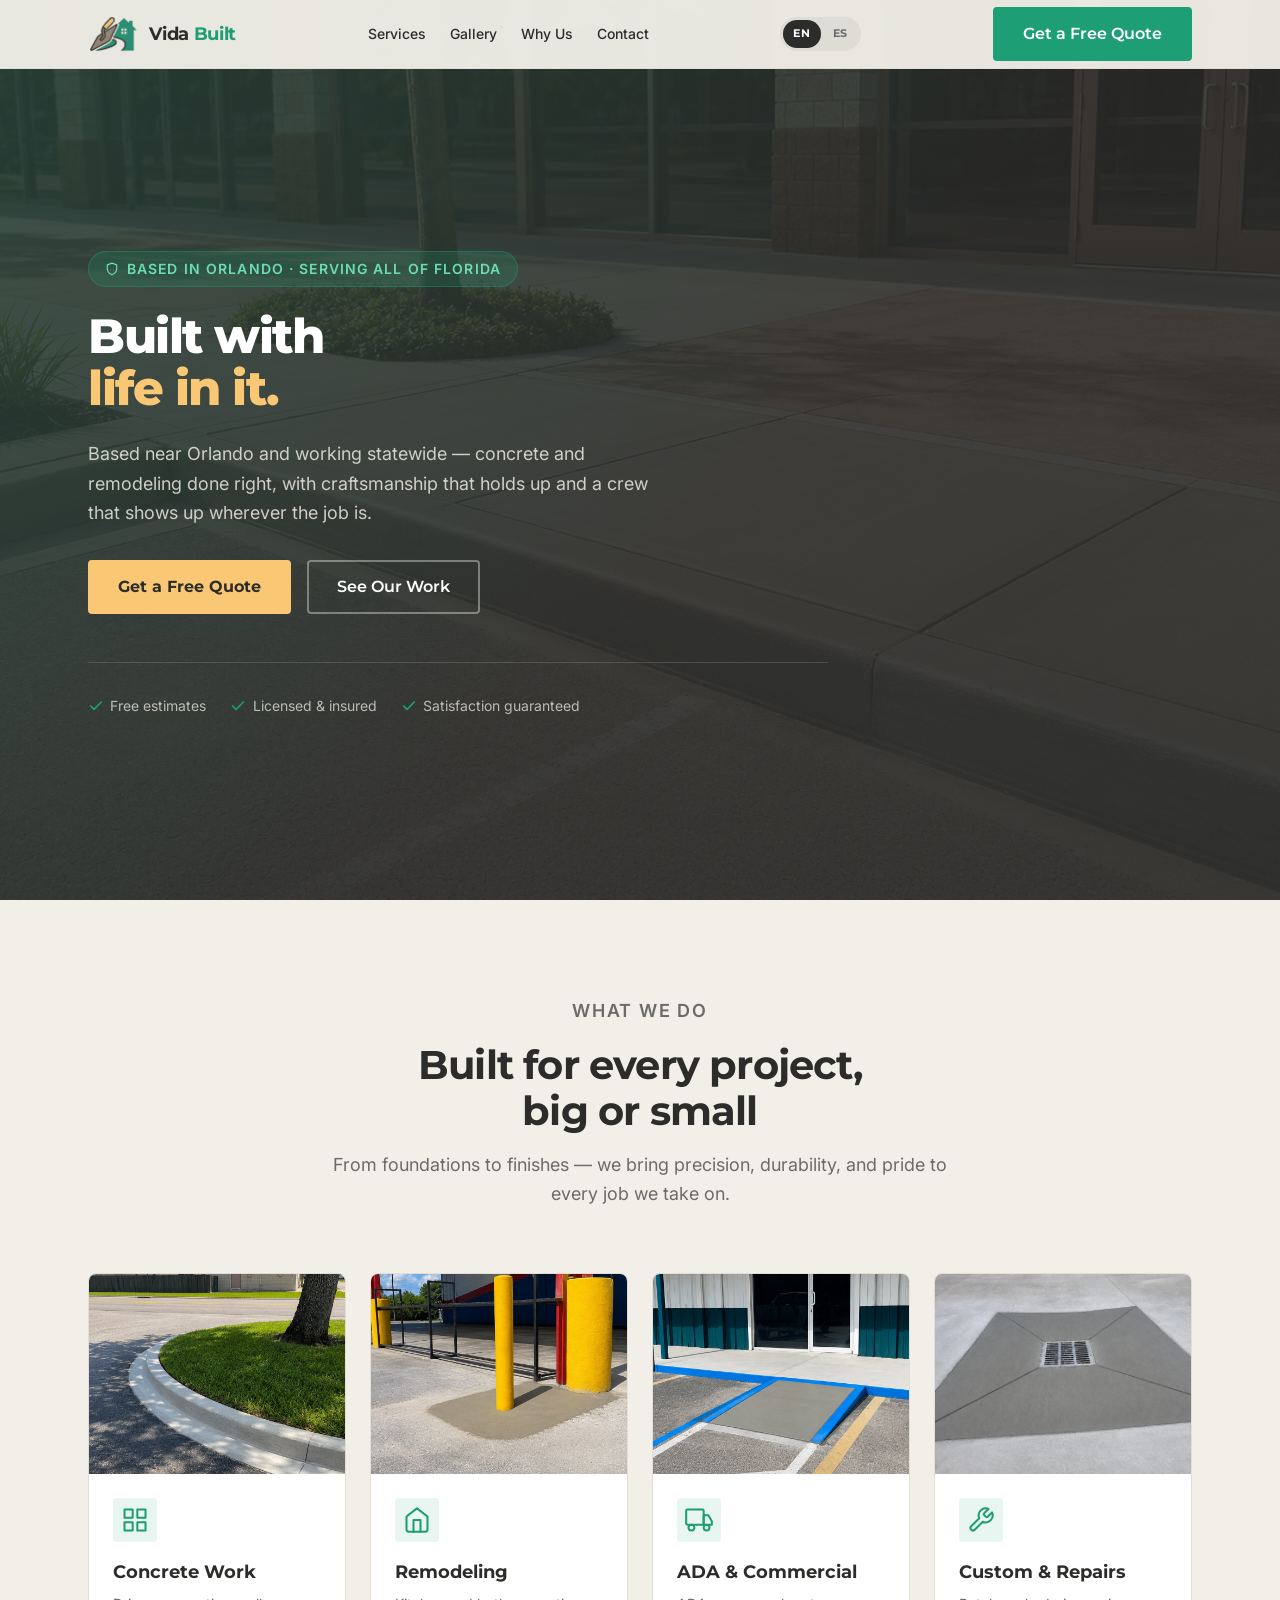
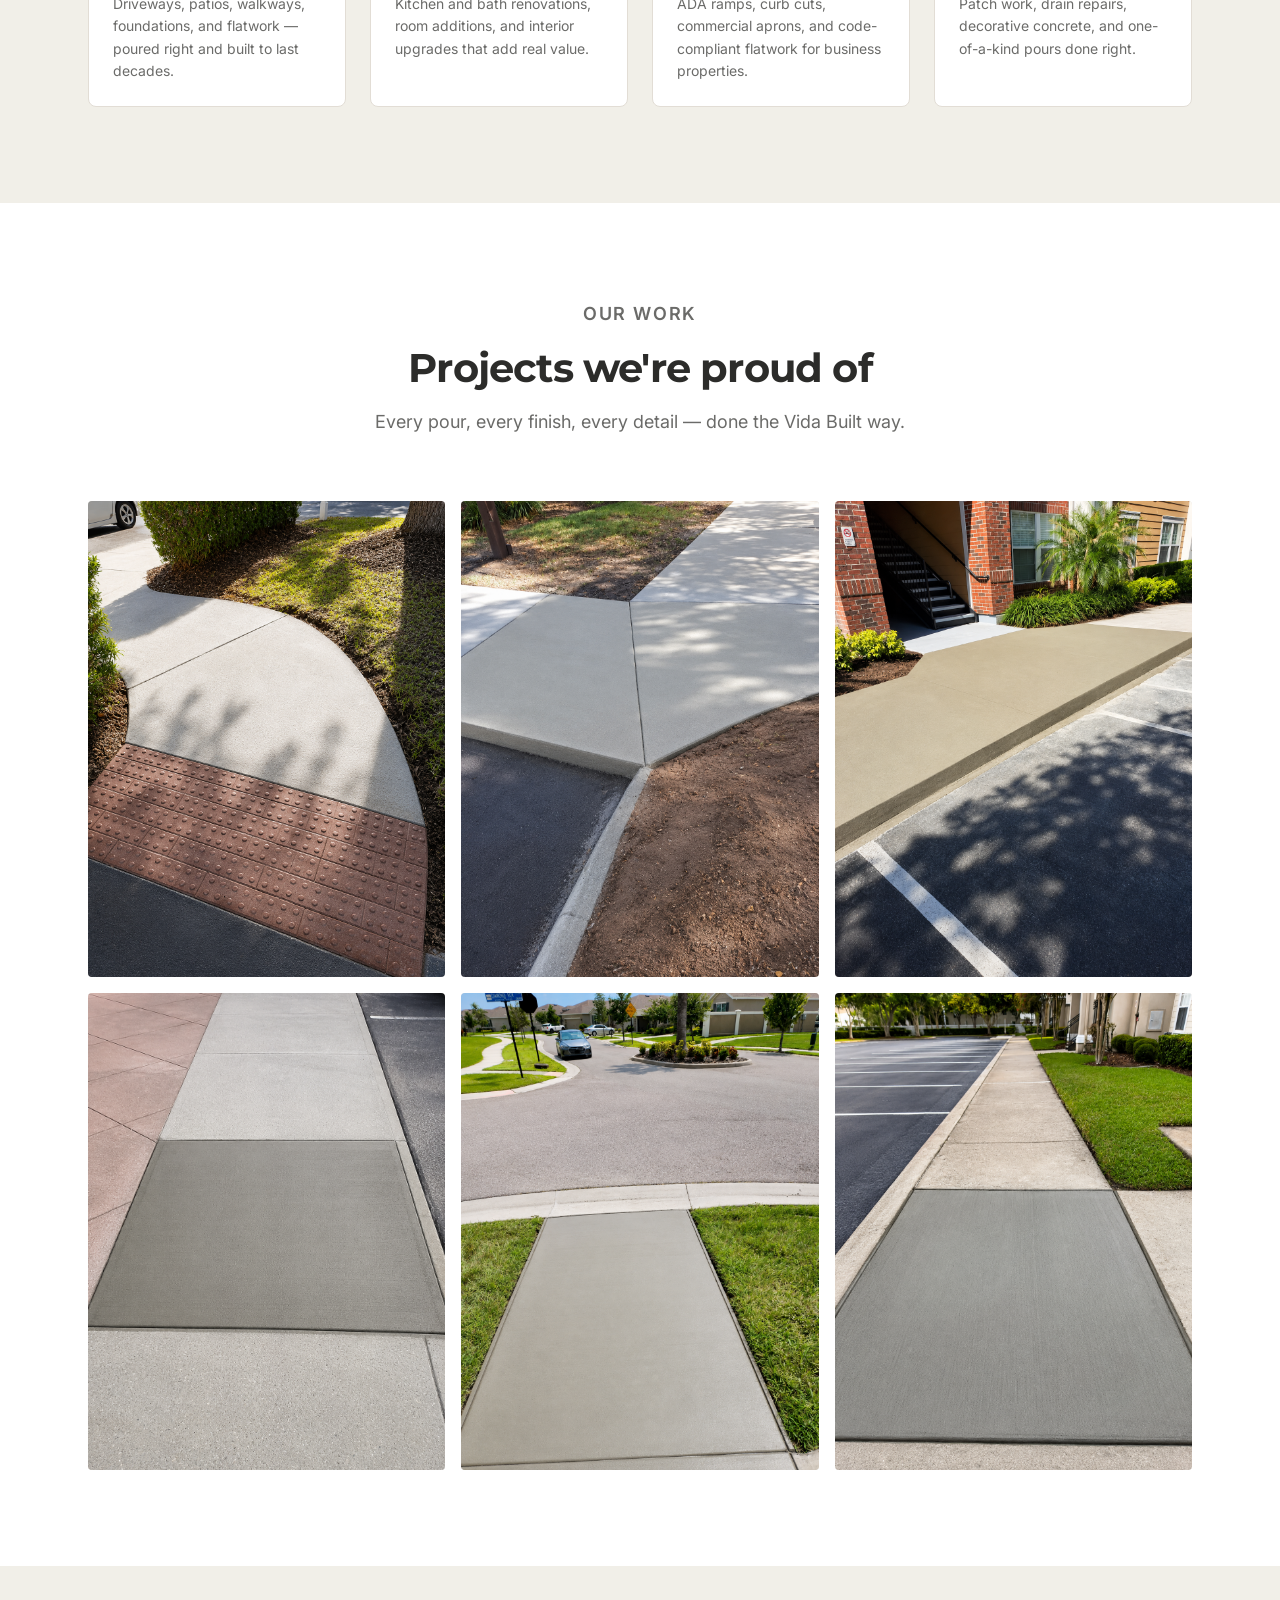
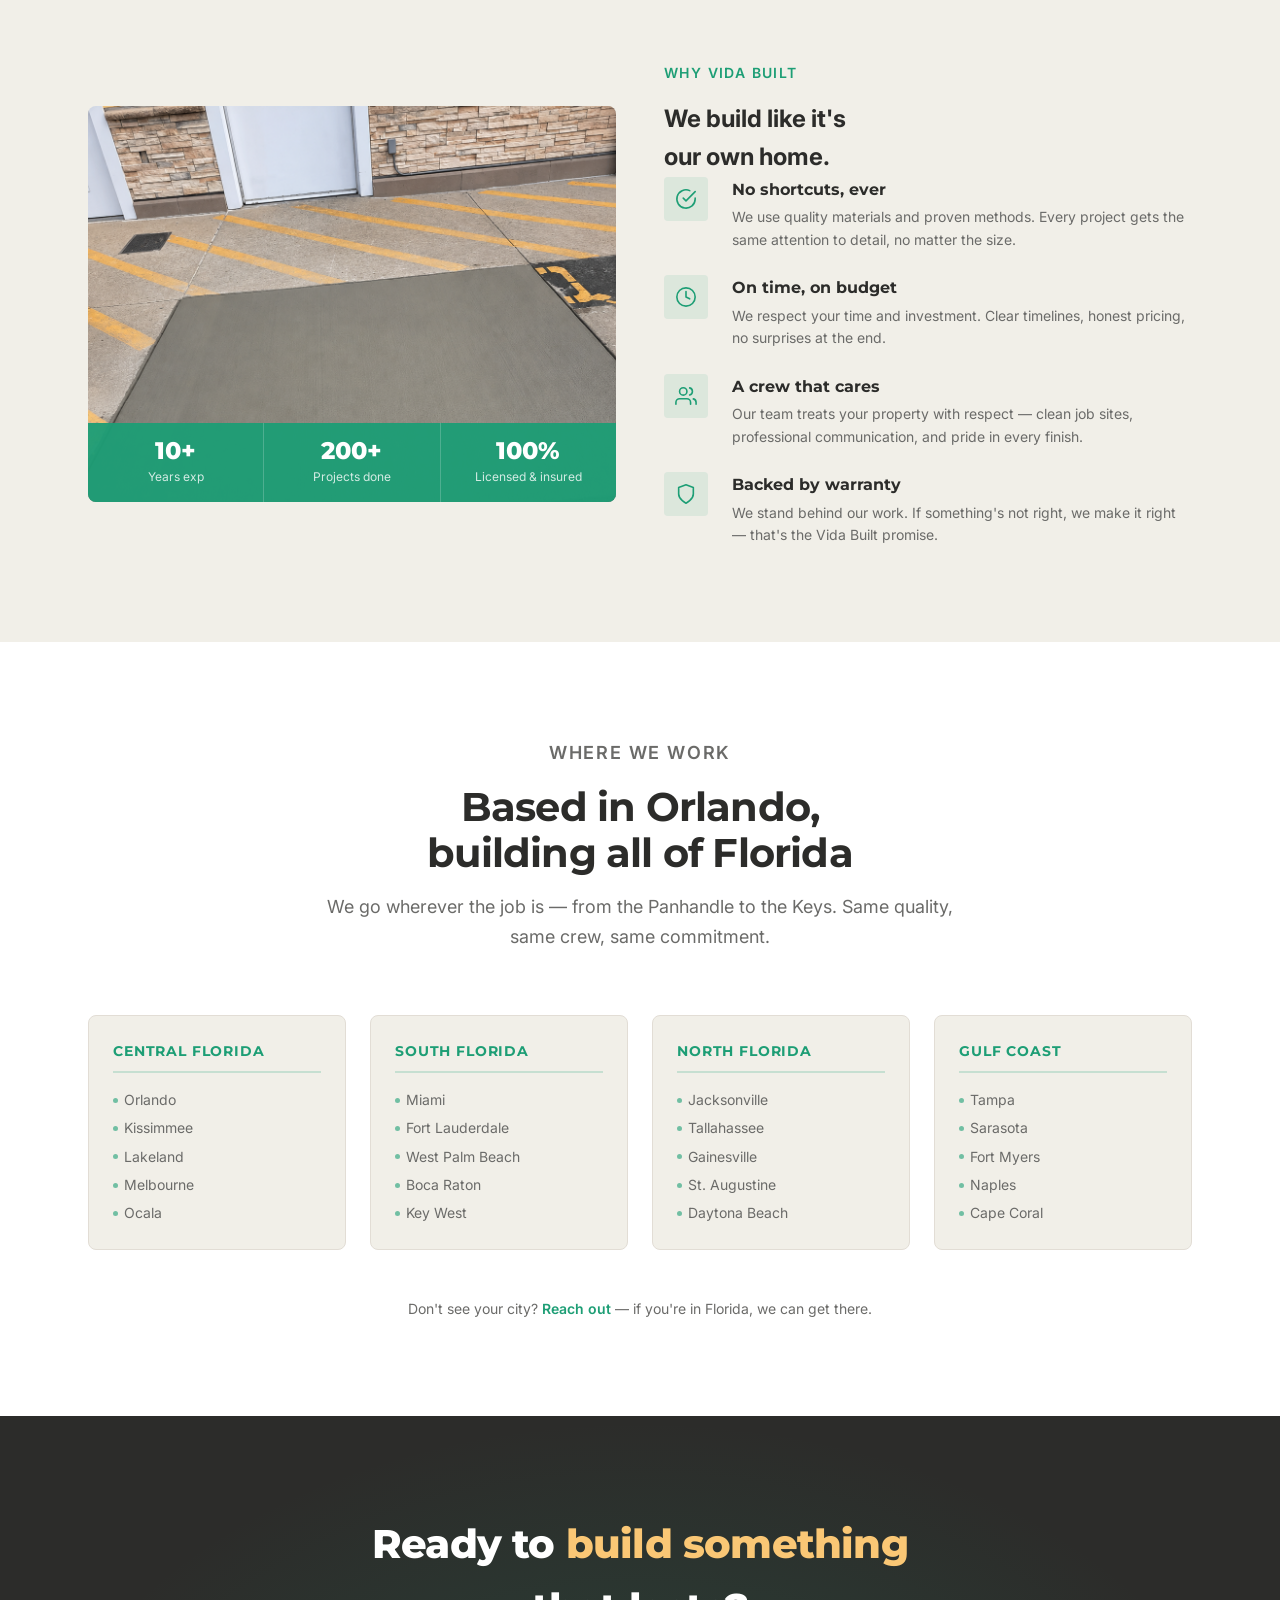
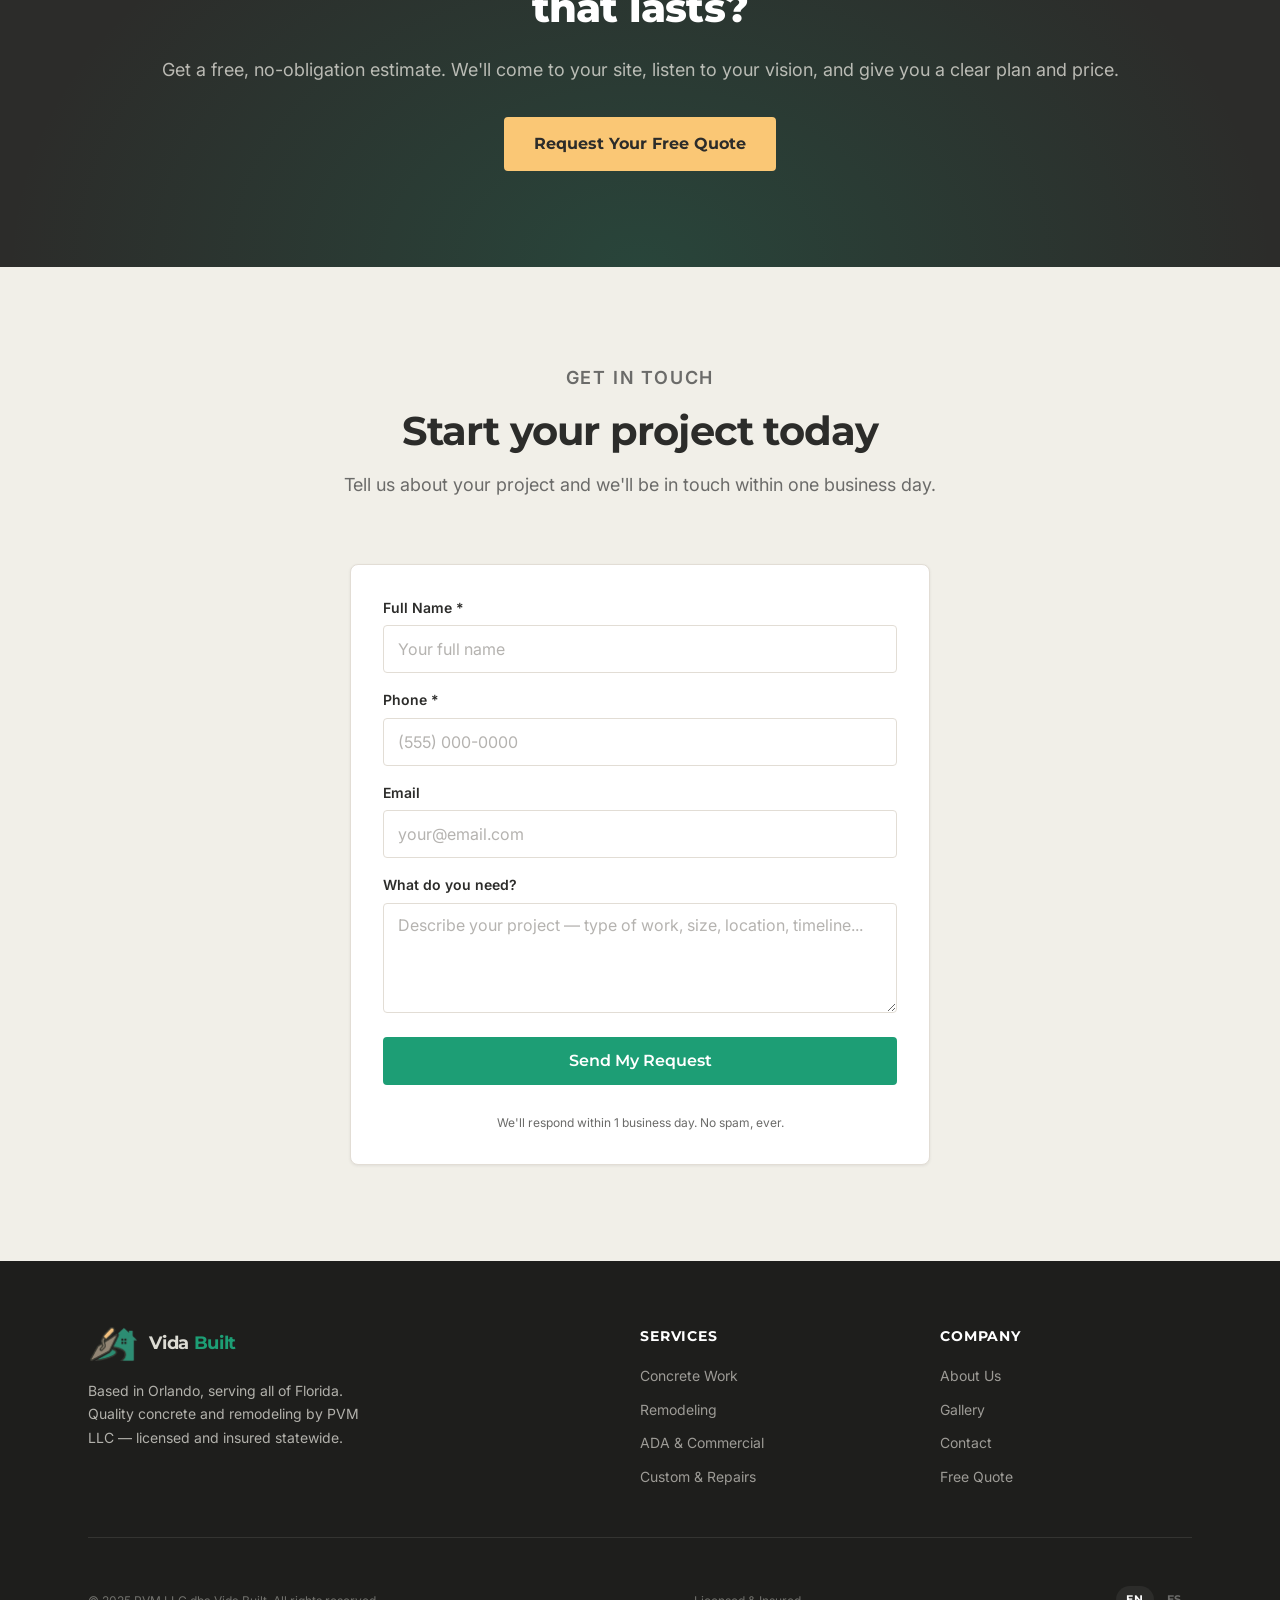
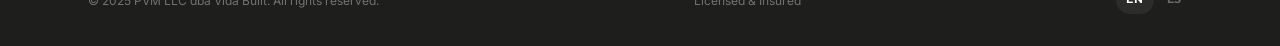
<file: index.html>
<!DOCTYPE html>
<html lang="en">
<head>
  <meta charset="UTF-8">
  <meta name="viewport" content="width=device-width, initial-scale=1.0">
  <title>Vida Built — Built with life in it</title>
  <meta name="description" content="Vida Built (PVM LLC) — Concrete, cement, and remodeling contractor based in Orlando, serving all of Florida. Licensed &amp; insured. Built with life in it.">
  <link rel="alternate" hreflang="en" href="https://vida-built.pages.dev/">
  <link rel="alternate" hreflang="es" href="https://vida-built.pages.dev/es/">
  <!-- GSC and GA4 placeholders (commented out until domain is set) -->
  <!-- <meta name="google-site-verification" content="PENDING"> -->
  <!-- GA4 snippet goes here when ready -->
  <link rel="preconnect" href="https://fonts.googleapis.com">
  <link rel="preconnect" href="https://fonts.gstatic.com" crossorigin>
  <link rel="stylesheet" href="css/style.css">
  <link rel="icon" type="image/png" href="img/vida_built_icon_only_transparent.png">
  <link rel="apple-touch-icon" href="img/vida_built_icon_only_transparent.png">
</head>
<body>

  <!-- ===== NAVIGATION ===== -->
  <header id="main-nav" class="nav" role="banner">
    <div class="container nav-inner">

      <!-- Logo -->
      <a href="#" class="nav-logo" aria-label="Vida Built — Home">
        <img src="img/vida_built_icon_only_transparent.png" alt="" aria-hidden="true" class="nav-logo-img" width="44" height="44">
        <span class="nav-logo-name">Vida <span>Built</span></span>
      </a>

      <!-- Desktop links -->
      <nav aria-label="Main navigation">
        <ul class="nav-links">
          <li><a href="#services">Services</a></li>
          <li><a href="#gallery">Gallery</a></li>
          <li><a href="#why-us">Why Us</a></li>
          <li><a href="#contact">Contact</a></li>
        </ul>
      </nav>

      <!-- Language switcher -->
      <div class="lang-switcher">
        <span class="lang-btn active">EN</span>
        <a href="es/" class="lang-btn">ES</a>
      </div>

      <!-- Desktop CTA -->
      <a href="#contact" class="btn btn-primary nav-cta">Get a Free Quote</a>

      <!-- Mobile toggle -->
      <button id="nav-toggle" class="nav-toggle" aria-expanded="false" aria-controls="nav-mobile" aria-label="Open navigation menu">
        <span></span>
        <span></span>
        <span></span>
      </button>
    </div>

    <!-- Mobile menu -->
    <div id="nav-mobile" class="nav-mobile" role="navigation" aria-label="Mobile navigation">
      <ul>
        <li><a href="#services">Services</a></li>
        <li><a href="#gallery">Gallery</a></li>
        <li><a href="#why-us">Why Us</a></li>
        <li><a href="#contact">Contact</a></li>
        <li><a href="#contact" class="btn btn-primary">Get a Free Quote</a></li>
      </ul>
      <div class="nav-mobile-lang">
        <span class="lang-btn active">EN</span>
        <a href="es/" class="lang-btn">ES</a>
      </div>
    </div>
  </header>

  <main id="main">

    <!-- ===== HERO ===== -->
    <section class="hero" aria-labelledby="hero-heading">
      <div class="hero-bg" role="presentation" aria-hidden="true"></div>
      <div class="hero-overlay" aria-hidden="true"></div>
      <div class="container">
        <div class="hero-content">

          <div class="hero-eyebrow">
            <svg width="14" height="14" viewBox="0 0 24 24" fill="none" stroke="currentColor" stroke-width="2" stroke-linecap="round" stroke-linejoin="round" aria-hidden="true">
              <path d="M12 22s8-4 8-10V5l-8-3-8 3v7c0 6 8 10 8 10z"/>
            </svg>
            Based in Orlando · Serving All of Florida
          </div>

          <h1 id="hero-heading">
            Built with<br>
            <em>life in it.</em>
          </h1>

          <p class="hero-sub">
            Based near Orlando and working statewide — concrete and remodeling done right, with craftsmanship that holds up and a crew that shows up wherever the job is.
          </p>

          <div class="hero-actions">
            <a href="#contact" class="btn btn-amber">Get a Free Quote</a>
            <a href="#gallery" class="btn btn-outline">See Our Work</a>
          </div>

          <div class="hero-trust" aria-label="Quick facts">
            <div class="hero-trust-item">
              <svg width="16" height="16" viewBox="0 0 24 24" fill="none" stroke="currentColor" stroke-width="2.5" stroke-linecap="round" stroke-linejoin="round" aria-hidden="true"><polyline points="20 6 9 17 4 12"/></svg>
              Free estimates
            </div>
            <div class="hero-trust-item">
              <svg width="16" height="16" viewBox="0 0 24 24" fill="none" stroke="currentColor" stroke-width="2.5" stroke-linecap="round" stroke-linejoin="round" aria-hidden="true"><polyline points="20 6 9 17 4 12"/></svg>
              Licensed &amp; insured
            </div>
            <div class="hero-trust-item">
              <svg width="16" height="16" viewBox="0 0 24 24" fill="none" stroke="currentColor" stroke-width="2.5" stroke-linecap="round" stroke-linejoin="round" aria-hidden="true"><polyline points="20 6 9 17 4 12"/></svg>
              Satisfaction guaranteed
            </div>
          </div>

        </div>
      </div>
    </section>

    <!-- ===== SERVICES ===== -->
    <section id="services" class="section services" aria-labelledby="services-heading">
      <div class="container">
        <div class="section-header">
          <p class="section-label">What We Do</p>
          <h2 id="services-heading">Built for every project,<br>big or small</h2>
          <p>From foundations to finishes — we bring precision, durability, and pride to every job we take on.</p>
        </div>

        <div class="services-grid">

          <!-- Card 1: Concrete Work -->
          <article class="service-card">
            <img
              src="img/01.png"
              alt="Curved concrete curb and gutter installation"
              class="service-img"
              width="941"
              height="1672"
              loading="lazy"
            >
            <div class="service-body">
              <div class="service-icon" aria-hidden="true">
                <svg width="28" height="28" viewBox="0 0 24 24" fill="none" stroke="currentColor" stroke-width="1.75" stroke-linecap="round" stroke-linejoin="round">
                  <rect x="3" y="3" width="7" height="7"/>
                  <rect x="14" y="3" width="7" height="7"/>
                  <rect x="14" y="14" width="7" height="7"/>
                  <rect x="3" y="14" width="7" height="7"/>
                </svg>
              </div>
              <h3>Concrete Work</h3>
              <p>Driveways, patios, walkways, foundations, and flatwork — poured right and built to last decades.</p>
            </div>
          </article>

          <!-- Card 2: Remodeling -->
          <article class="service-card">
            <img
              src="img/03.png"
              alt="Commercial concrete renovation and remodeling work at warehouse entrance"
              class="service-img"
              width="941"
              height="1672"
              loading="lazy"
            >
            <div class="service-body">
              <div class="service-icon" aria-hidden="true">
                <svg width="28" height="28" viewBox="0 0 24 24" fill="none" stroke="currentColor" stroke-width="1.75" stroke-linecap="round" stroke-linejoin="round">
                  <path d="M3 9l9-7 9 7v11a2 2 0 0 1-2 2H5a2 2 0 0 1-2-2z"/>
                  <polyline points="9 22 9 12 15 12 15 22"/>
                </svg>
              </div>
              <h3>Remodeling</h3>
              <p>Kitchen and bath renovations, room additions, and interior upgrades that add real value.</p>
            </div>
          </article>

          <!-- Card 3: ADA & Commercial -->
          <article class="service-card">
            <img
              src="img/04.png"
              alt="ADA compliant concrete ramp at commercial storefront"
              class="service-img"
              width="941"
              height="1672"
              loading="lazy"
            >
            <div class="service-body">
              <div class="service-icon" aria-hidden="true">
                <svg width="28" height="28" viewBox="0 0 24 24" fill="none" stroke="currentColor" stroke-width="1.75" stroke-linecap="round" stroke-linejoin="round">
                  <rect x="1" y="3" width="15" height="13" rx="1"/>
                  <path d="M16 8h4l3 5v3h-7V8z"/>
                  <circle cx="5.5" cy="18.5" r="2.5"/>
                  <circle cx="18.5" cy="18.5" r="2.5"/>
                </svg>
              </div>
              <h3>ADA &amp; Commercial</h3>
              <p>ADA ramps, curb cuts, commercial aprons, and code-compliant flatwork for business properties.</p>
            </div>
          </article>

          <!-- Card 4: Custom & Repairs -->
          <article class="service-card">
            <img
              src="img/12.png"
              alt="Concrete storm drain repair with diamond pour"
              class="service-img"
              width="1086"
              height="1448"
              loading="lazy"
            >
            <div class="service-body">
              <div class="service-icon" aria-hidden="true">
                <svg width="28" height="28" viewBox="0 0 24 24" fill="none" stroke="currentColor" stroke-width="1.75" stroke-linecap="round" stroke-linejoin="round">
                  <path d="M14.7 6.3a1 1 0 0 0 0 1.4l1.6 1.6a1 1 0 0 0 1.4 0l3.77-3.77a6 6 0 0 1-7.94 7.94l-6.91 6.91a2.12 2.12 0 0 1-3-3l6.91-6.91a6 6 0 0 1 7.94-7.94l-3.76 3.76z"/>
                </svg>
              </div>
              <h3>Custom &amp; Repairs</h3>
              <p>Patch work, drain repairs, decorative concrete, and one-of-a-kind pours done right.</p>
            </div>
          </article>

        </div>
      </div>
    </section>

    <!-- ===== GALLERY ===== -->
    <section id="gallery" class="section gallery" aria-labelledby="gallery-heading">
      <div class="container">
        <div class="section-header">
          <p class="section-label">Our Work</p>
          <h2 id="gallery-heading">Projects we're proud of</h2>
          <p>Every pour, every finish, every detail — done the Vida Built way.</p>
        </div>

        <div class="gallery-grid">

          <div class="gallery-item">
            <img
              src="img/15.png"
              alt="Curved concrete walkway with ADA detectable warning tile at building entrance"
              width="941"
              height="1672"
              loading="lazy"
            >
          </div>

          <div class="gallery-item">
            <img
              src="img/11.png"
              alt="Fresh concrete sidewalk meeting asphalt driveway with clean edge detail"
              width="1086"
              height="1448"
              loading="lazy"
            >
          </div>

          <div class="gallery-item">
            <img
              src="img/14.png"
              alt="Newly poured concrete walkway at apartment complex entrance"
              width="1086"
              height="1448"
              loading="lazy"
            >
          </div>

          <div class="gallery-item">
            <img
              src="img/06.png"
              alt="Concrete sidewalk panel patch repair with clean edge finish"
              width="941"
              height="1672"
              loading="lazy"
            >
          </div>

          <div class="gallery-item">
            <img
              src="img/10.png"
              alt="New concrete driveway apron and sidewalk panel in residential neighborhood"
              width="1086"
              height="1448"
              loading="lazy"
            >
          </div>

          <div class="gallery-item">
            <img
              src="img/09.png"
              alt="Fresh concrete sidewalk panel replacement at apartment complex with clean edge finish"
              width="941"
              height="1672"
              loading="lazy"
            >
          </div>

        </div>
      </div>
    </section>

    <!-- ===== WHY US ===== -->
    <section id="why-us" class="section why" aria-labelledby="why-heading">
      <div class="container">
        <div class="why-grid">

          <!-- Left: image + stat band -->
          <div class="why-visual">
            <img
              src="img/13.png"
              alt="Commercial parking lot apron repair showing clean, finished concrete"
              width="1086"
              height="1448"
              loading="lazy"
            >
            <div class="why-stat-band" aria-label="Company stats">
              <div class="why-stat">
                <div class="why-stat-num">10+</div>
                <div class="why-stat-label">Years exp</div>
              </div>
              <div class="why-stat">
                <div class="why-stat-num">200+</div>
                <div class="why-stat-label">Projects done</div>
              </div>
              <div class="why-stat">
                <div class="why-stat-num">100%</div>
                <div class="why-stat-label">Licensed &amp; insured</div>
              </div>
            </div>
          </div>

          <!-- Right: content -->
          <div class="why-content">
            <p class="section-label">Why Vida Built</p>
            <h2 id="why-heading">We build like it's<br>our own home.</h2>

            <div class="why-points">

              <div class="why-point">
                <div class="why-point-icon" aria-hidden="true">
                  <svg width="22" height="22" viewBox="0 0 24 24" fill="none" stroke="currentColor" stroke-width="1.75" stroke-linecap="round" stroke-linejoin="round">
                    <path d="M22 11.08V12a10 10 0 1 1-5.93-9.14"/>
                    <polyline points="22 4 12 14.01 9 11.01"/>
                  </svg>
                </div>
                <div class="why-point-text">
                  <h4>No shortcuts, ever</h4>
                  <p>We use quality materials and proven methods. Every project gets the same attention to detail, no matter the size.</p>
                </div>
              </div>

              <div class="why-point">
                <div class="why-point-icon" aria-hidden="true">
                  <svg width="22" height="22" viewBox="0 0 24 24" fill="none" stroke="currentColor" stroke-width="1.75" stroke-linecap="round" stroke-linejoin="round">
                    <circle cx="12" cy="12" r="10"/>
                    <polyline points="12 6 12 12 16 14"/>
                  </svg>
                </div>
                <div class="why-point-text">
                  <h4>On time, on budget</h4>
                  <p>We respect your time and investment. Clear timelines, honest pricing, no surprises at the end.</p>
                </div>
              </div>

              <div class="why-point">
                <div class="why-point-icon" aria-hidden="true">
                  <svg width="22" height="22" viewBox="0 0 24 24" fill="none" stroke="currentColor" stroke-width="1.75" stroke-linecap="round" stroke-linejoin="round">
                    <path d="M17 21v-2a4 4 0 0 0-4-4H5a4 4 0 0 0-4 4v2"/>
                    <circle cx="9" cy="7" r="4"/>
                    <path d="M23 21v-2a4 4 0 0 0-3-3.87"/>
                    <path d="M16 3.13a4 4 0 0 1 0 7.75"/>
                  </svg>
                </div>
                <div class="why-point-text">
                  <h4>A crew that cares</h4>
                  <p>Our team treats your property with respect — clean job sites, professional communication, and pride in every finish.</p>
                </div>
              </div>

              <div class="why-point">
                <div class="why-point-icon" aria-hidden="true">
                  <svg width="22" height="22" viewBox="0 0 24 24" fill="none" stroke="currentColor" stroke-width="1.75" stroke-linecap="round" stroke-linejoin="round">
                    <path d="M12 22s8-4 8-10V5l-8-3-8 3v7c0 6 8 10 8 10z"/>
                  </svg>
                </div>
                <div class="why-point-text">
                  <h4>Backed by warranty</h4>
                  <p>We stand behind our work. If something's not right, we make it right — that's the Vida Built promise.</p>
                </div>
              </div>

            </div>
          </div>

        </div>
      </div>
    </section>

    <!-- ===== SERVICE AREAS ===== -->
    <section class="section areas" aria-labelledby="areas-heading">
      <div class="container">
        <div class="section-header">
          <p class="section-label">Where We Work</p>
          <h2 id="areas-heading">Based in Orlando,<br>building all of Florida</h2>
          <p>We go wherever the job is — from the Panhandle to the Keys. Same quality, same crew, same commitment.</p>
        </div>

        <div class="areas-grid">

          <div class="area-county">
            <h4>Central Florida</h4>
            <ul>
              <li>Orlando</li>
              <li>Kissimmee</li>
              <li>Lakeland</li>
              <li>Melbourne</li>
              <li>Ocala</li>
            </ul>
          </div>

          <div class="area-county">
            <h4>South Florida</h4>
            <ul>
              <li>Miami</li>
              <li>Fort Lauderdale</li>
              <li>West Palm Beach</li>
              <li>Boca Raton</li>
              <li>Key West</li>
            </ul>
          </div>

          <div class="area-county">
            <h4>North Florida</h4>
            <ul>
              <li>Jacksonville</li>
              <li>Tallahassee</li>
              <li>Gainesville</li>
              <li>St. Augustine</li>
              <li>Daytona Beach</li>
            </ul>
          </div>

          <div class="area-county">
            <h4>Gulf Coast</h4>
            <ul>
              <li>Tampa</li>
              <li>Sarasota</li>
              <li>Fort Myers</li>
              <li>Naples</li>
              <li>Cape Coral</li>
            </ul>
          </div>

        </div>

        <p class="areas-note">Don't see your city? <a href="#contact">Reach out</a> — if you're in Florida, we can get there.</p>
      </div>
    </section>

    <!-- ===== CTA BANNER ===== -->
    <section class="cta-banner" aria-labelledby="cta-heading">
      <div class="container">
        <h2 id="cta-heading">Ready to <em>build something</em><br>that lasts?</h2>
        <p>Get a free, no-obligation estimate. We'll come to your site, listen to your vision, and give you a clear plan and price.</p>
        <a href="#contact" class="btn btn-amber">Request Your Free Quote</a>
      </div>
    </section>

    <!-- ===== CONTACT ===== -->
    <section id="contact" class="section contact-section" aria-labelledby="contact-heading">
      <div class="container">
        <div class="section-header">
          <p class="section-label">Get In Touch</p>
          <h2 id="contact-heading">Start your project today</h2>
          <p>Tell us about your project and we'll be in touch within one business day.</p>
        </div>

        <div class="contact-form">

          <form id="contact-form" aria-label="Contact form" novalidate>
            <div class="form-stack">

              <div class="form-group">
                <label for="name">Full Name <span aria-label="required">*</span></label>
                <input
                  type="text"
                  id="name"
                  name="name"
                  class="form-input"
                  required
                  autocomplete="name"
                  placeholder="Your full name"
                >
              </div>

              <div class="form-group">
                <label for="phone">Phone <span aria-label="required">*</span></label>
                <input
                  type="tel"
                  id="phone"
                  name="phone"
                  class="form-input"
                  required
                  autocomplete="tel"
                  placeholder="(555) 000-0000"
                >
              </div>

              <div class="form-group">
                <label for="email">Email</label>
                <input
                  type="email"
                  id="email"
                  name="email"
                  class="form-input"
                  autocomplete="email"
                  placeholder="your@email.com"
                >
              </div>

              <div class="form-group">
                <label for="description">What do you need?</label>
                <textarea
                  id="description"
                  name="description"
                  class="form-textarea"
                  rows="4"
                  placeholder="Describe your project — type of work, size, location, timeline..."
                ></textarea>
              </div>

              <button type="submit" class="btn btn-primary form-submit">Send My Request</button>

              <p class="form-note">We'll respond within 1 business day. No spam, ever.</p>

            </div>
          </form>

          <div class="form-success" id="form-success">
            <div class="form-success-icon">
              <svg width="48" height="48" viewBox="0 0 24 24" fill="none" stroke="currentColor" stroke-width="1.75" stroke-linecap="round" stroke-linejoin="round" aria-hidden="true">
                <path d="M22 11.08V12a10 10 0 1 1-5.93-9.14"/>
                <polyline points="22 4 12 14.01 9 11.01"/>
              </svg>
            </div>
            <h3>Request sent!</h3>
            <p>We'll be in touch within one business day. Thank you for reaching out.</p>
          </div>

        </div>
      </div>
    </section>

  </main>

  <!-- ===== FOOTER ===== -->
  <footer class="footer" role="contentinfo">
    <div class="container">
      <div class="footer-top">

        <div class="footer-brand">
          <a href="#" class="nav-logo" aria-label="Vida Built — Home">
            <img src="img/vida_built_icon_only_transparent.png" alt="" aria-hidden="true" class="nav-logo-img" width="44" height="44" loading="lazy">
            <span class="nav-logo-name footer-logo-name">Vida <span>Built</span></span>
          </a>
          <p>Based in Orlando, serving all of Florida. Quality concrete and remodeling by PVM LLC — licensed and insured statewide.</p>
        </div>

        <div class="footer-col">
          <p class="footer-heading">Services</p>
          <ul class="footer-links">
            <li><a href="#services">Concrete Work</a></li>
            <li><a href="#services">Remodeling</a></li>
            <li><a href="#services">ADA &amp; Commercial</a></li>
            <li><a href="#services">Custom &amp; Repairs</a></li>
          </ul>
        </div>

        <div class="footer-col">
          <p class="footer-heading">Company</p>
          <ul class="footer-links">
            <li><a href="#why-us">About Us</a></li>
            <li><a href="#gallery">Gallery</a></li>
            <li><a href="#contact">Contact</a></li>
            <li><a href="#contact">Free Quote</a></li>
          </ul>
        </div>

      </div>

      <div class="footer-bottom">
        <span>© 2025 PVM LLC dba Vida Built. All rights reserved.</span>
        <span>Licensed &amp; Insured</span>
        <span class="footer-lang">
          <span class="lang-btn active">EN</span>
          <a href="es/" class="lang-btn">ES</a>
        </span>
      </div>
    </div>
  </footer>

  <script src="js/main.js" defer></script>
  <script>
    document.getElementById('contact-form').addEventListener('submit', async function(e) {
      e.preventDefault();
      const btn = this.querySelector('[type=submit]');
      const orig = btn.textContent;
      btn.disabled = true;
      btn.textContent = 'Sending…';

      const data = {
        name: this.name.value.trim(),
        phone: this.phone.value.trim(),
        email: this.email.value.trim(),
        description: this.description.value.trim(),
      };

      try {
        const res = await fetch('/api/contact', {
          method: 'POST',
          headers: { 'Content-Type': 'application/json' },
          body: JSON.stringify(data),
        });
        if (!res.ok) throw new Error('failed');
        this.style.display = 'none';
        document.getElementById('form-success').classList.add('show');
      } catch {
        btn.disabled = false;
        btn.textContent = orig;
        alert('Something went wrong. Please call us directly.');
      }
    });
  </script>

</body>
</html>
</file>
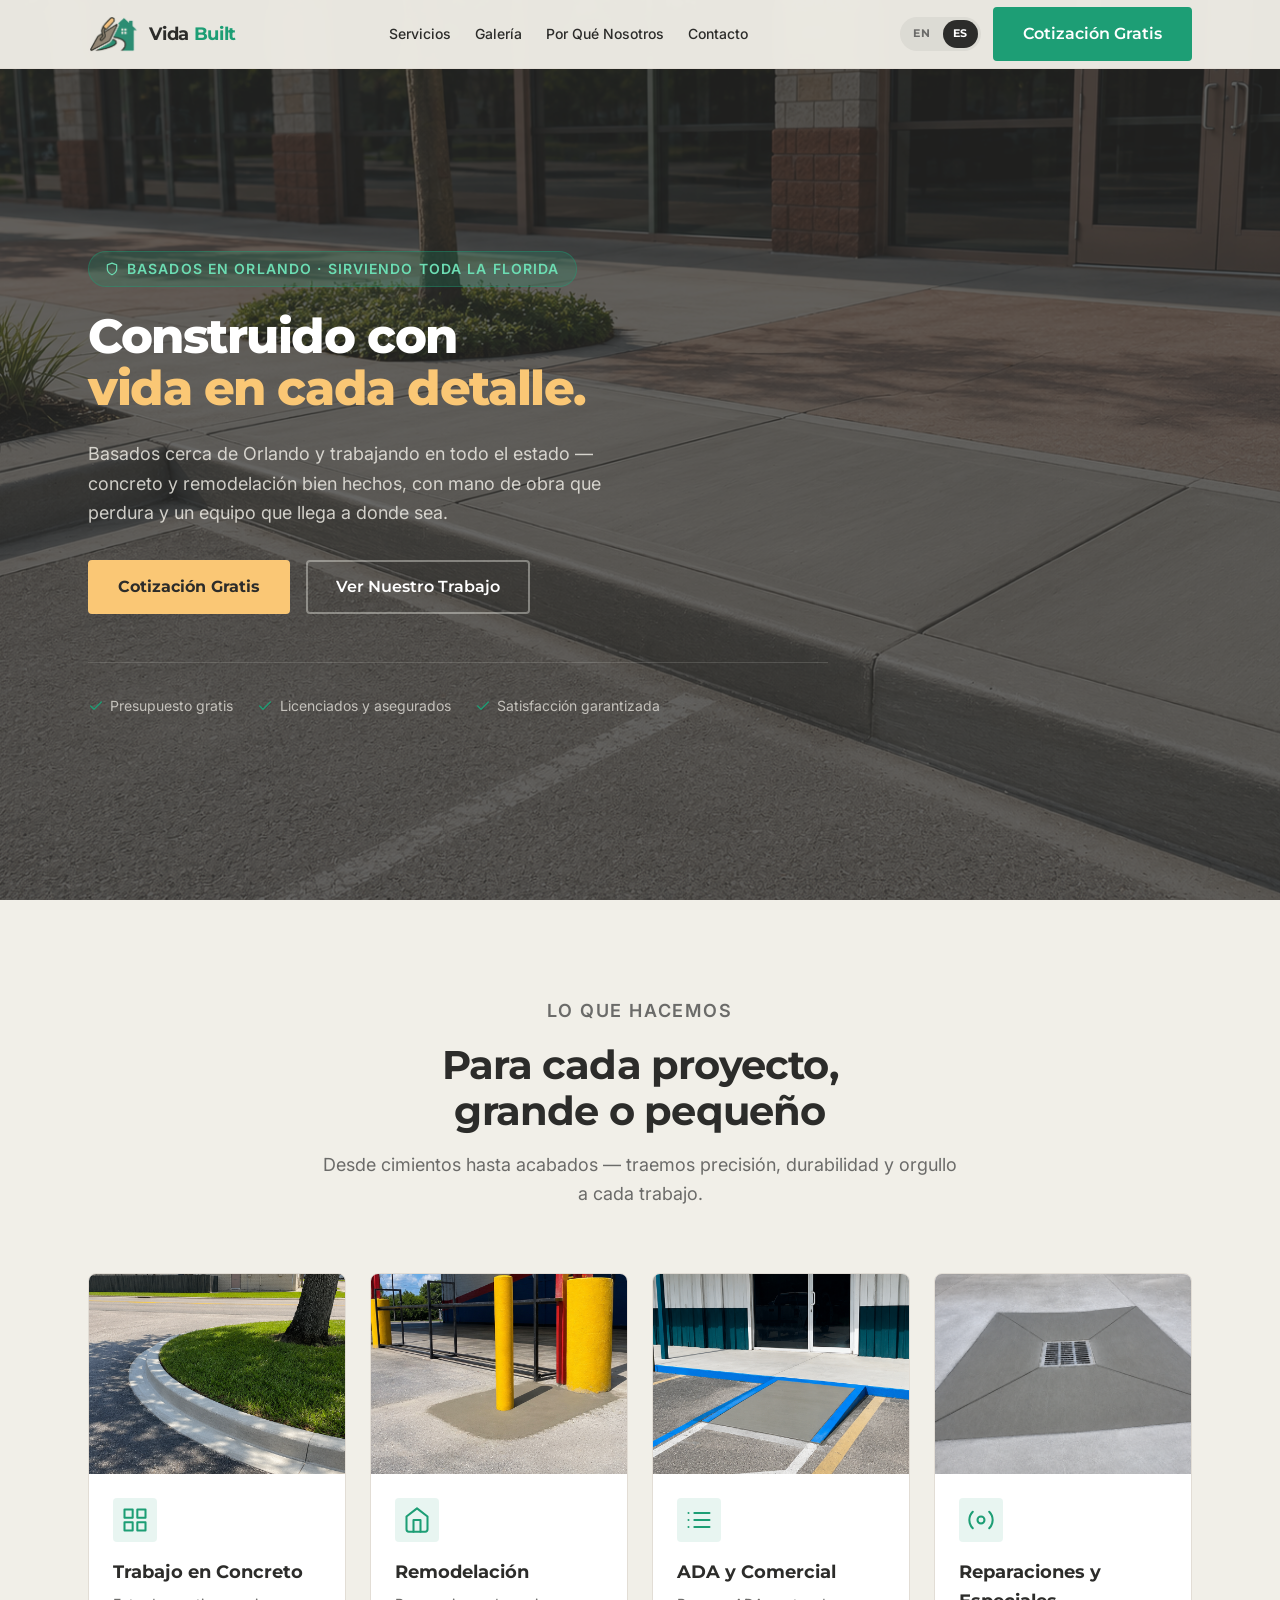
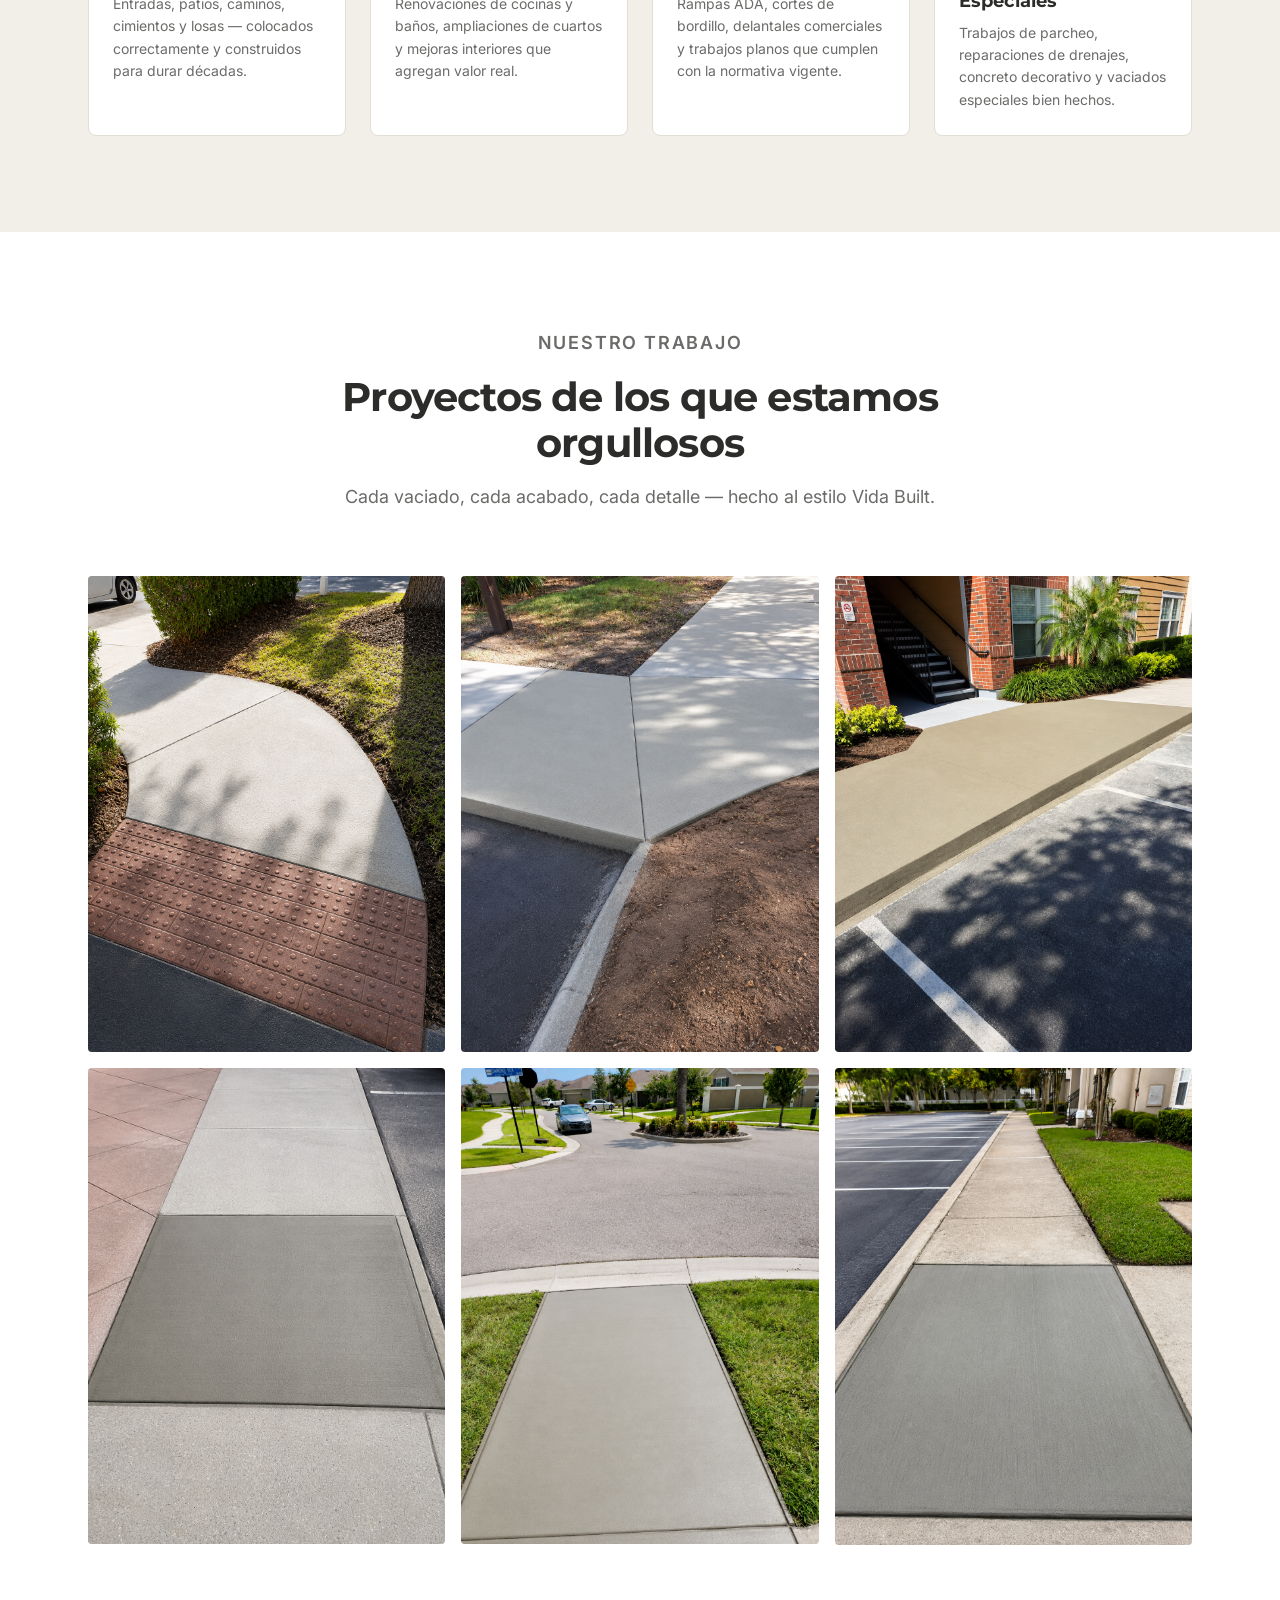
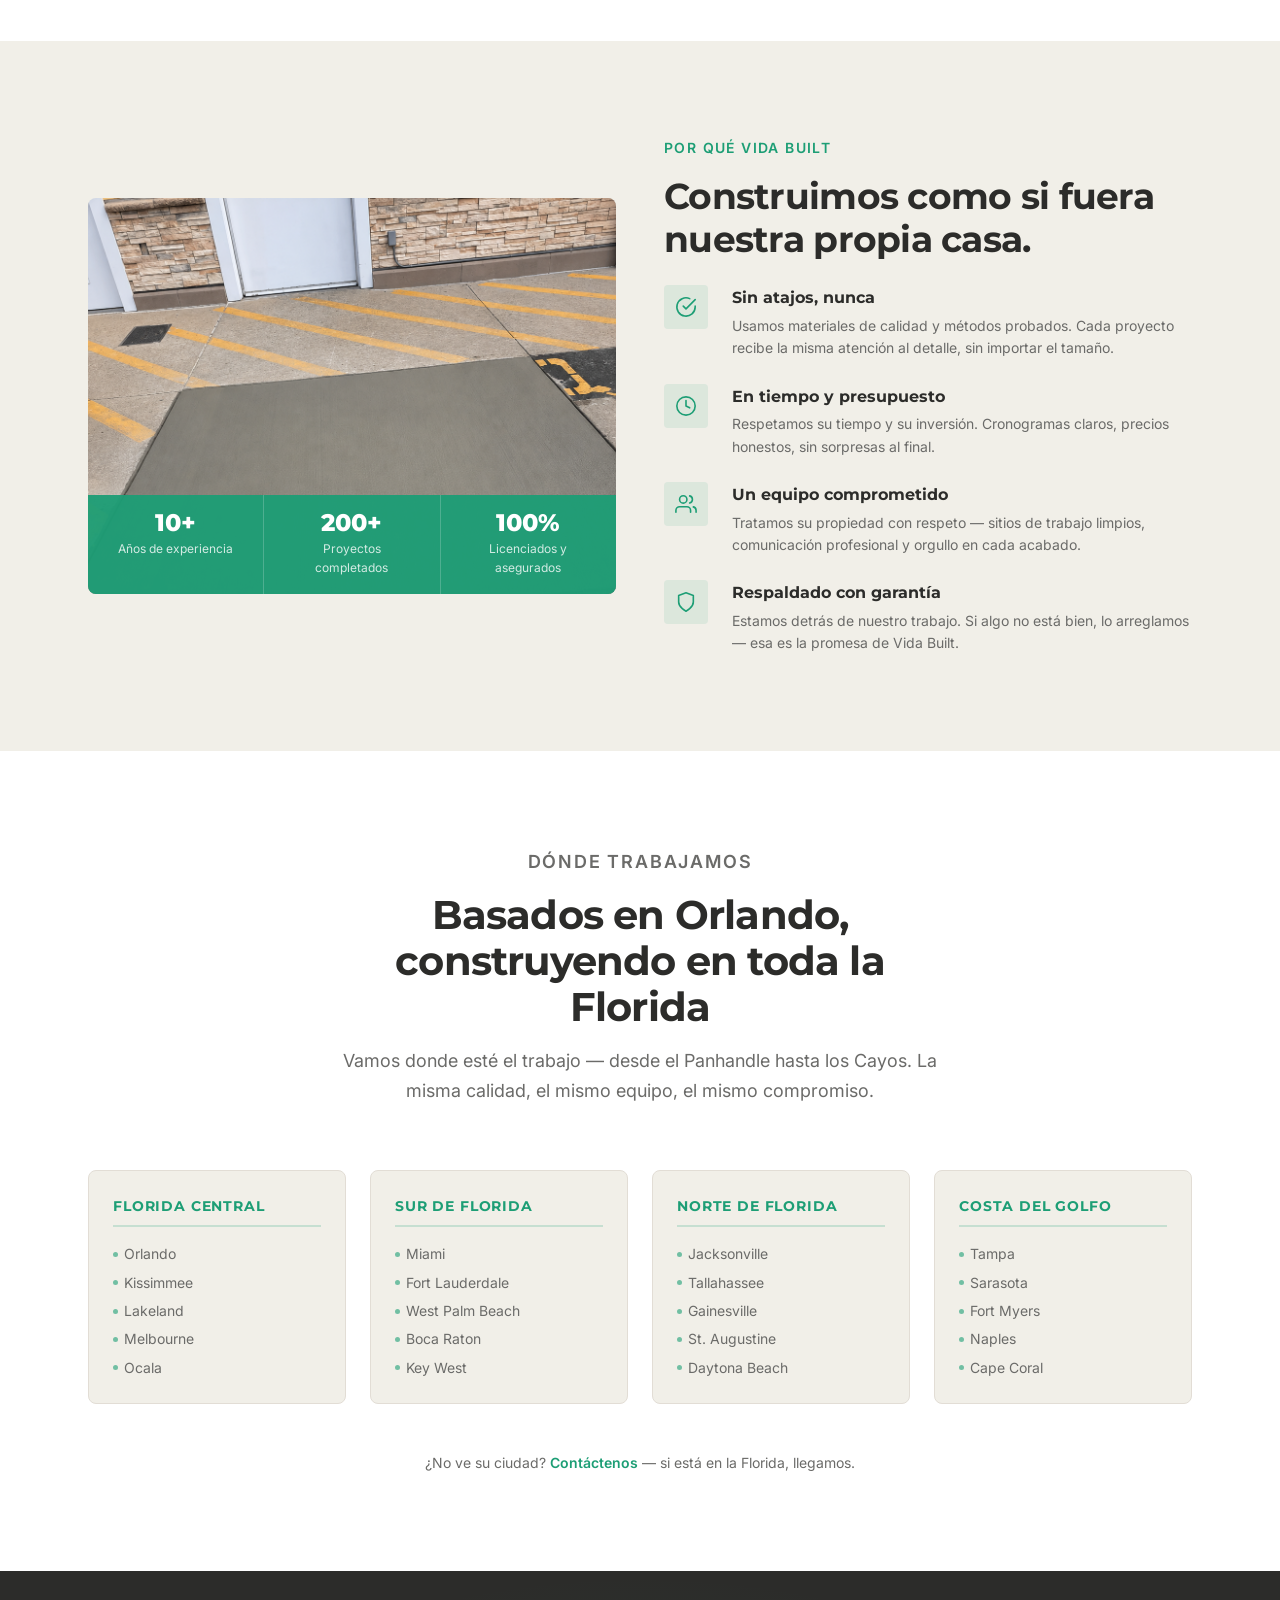
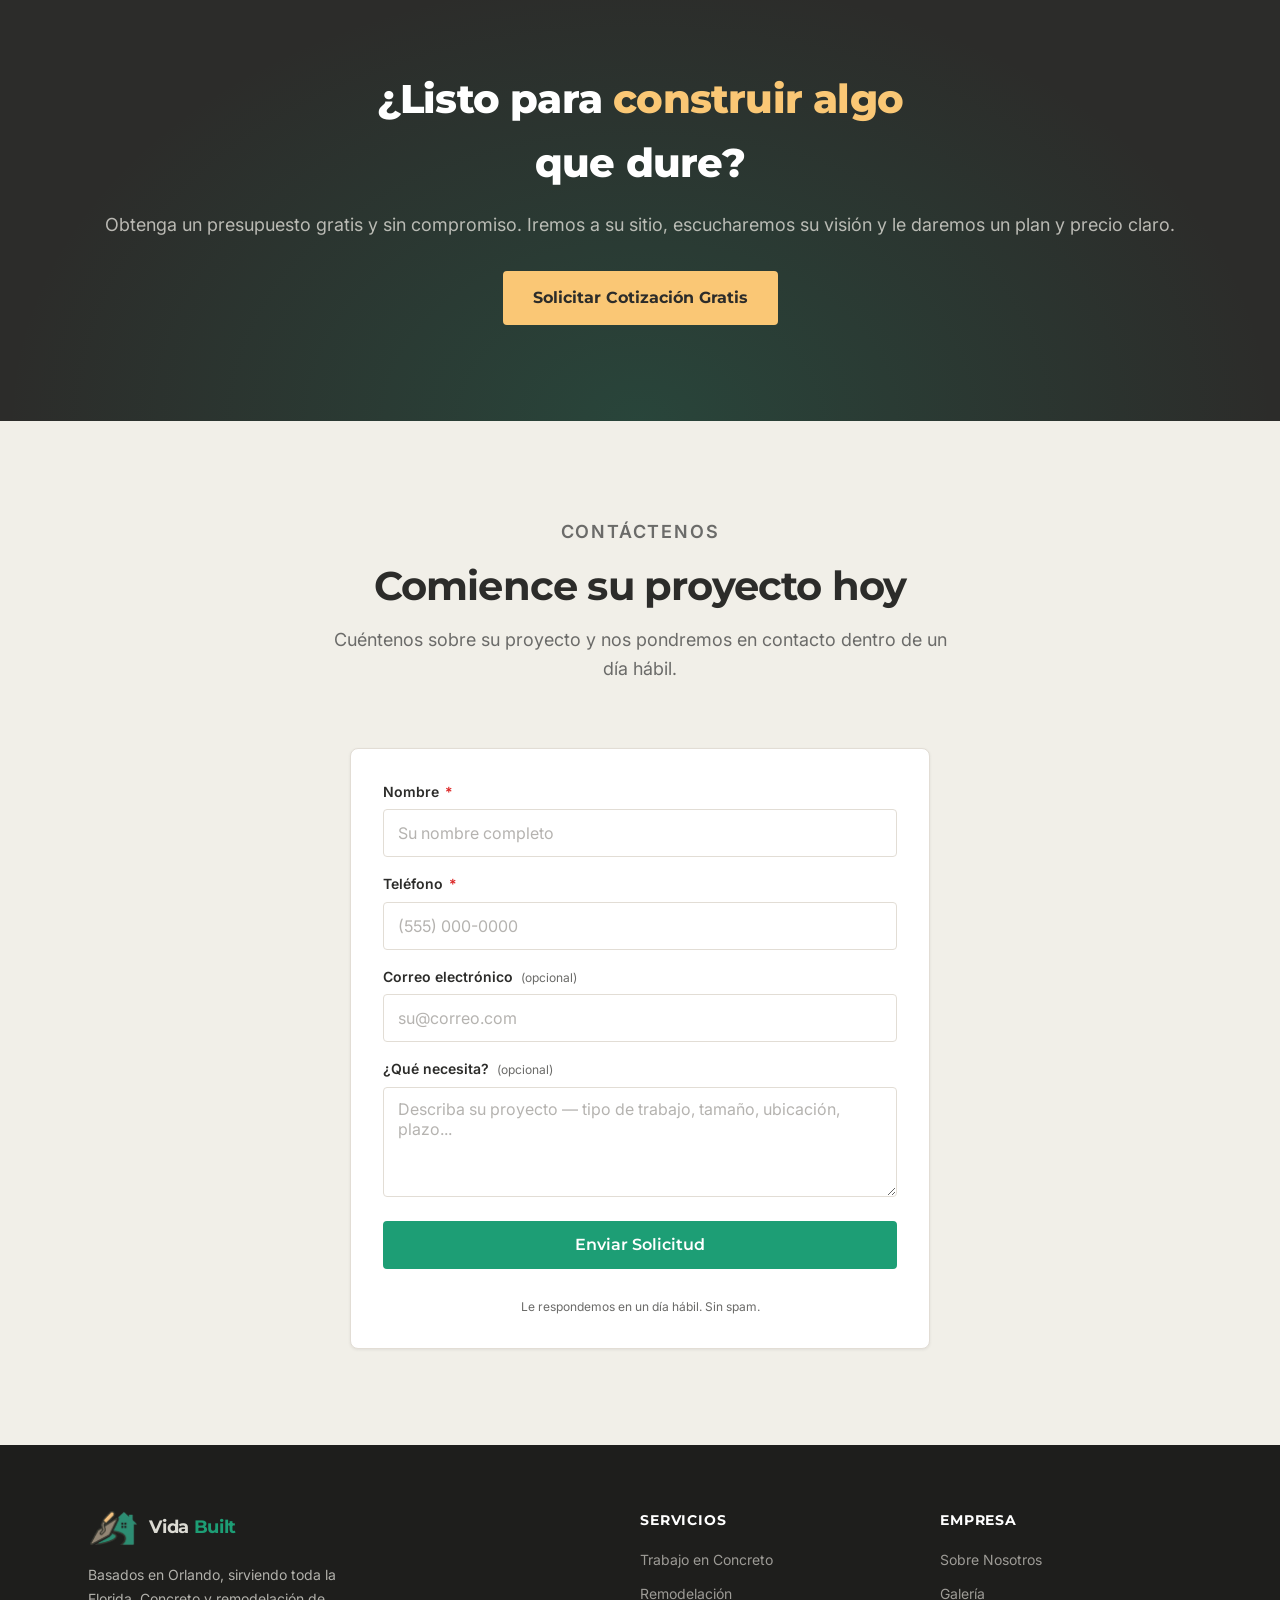
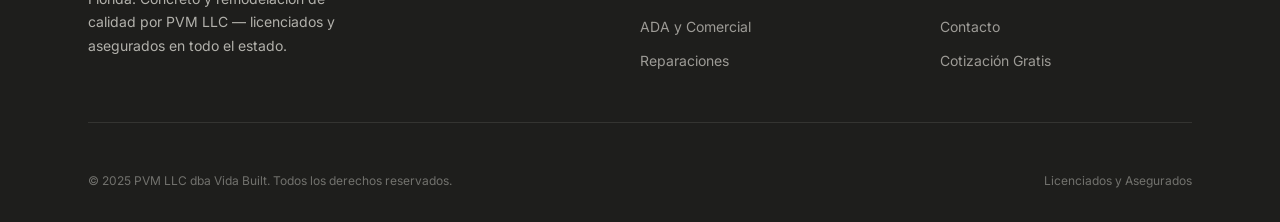
<file: es/index.html>
<!DOCTYPE html>
<html lang="es">
<head>
  <meta charset="UTF-8">
  <meta name="viewport" content="width=device-width, initial-scale=1.0">
  <title>Vida Built — Construido con vida en cada detalle</title>
  <meta name="description" content="Vida Built (PVM LLC) — Contratista de concreto y remodelación basado en Orlando, sirviendo a toda la Florida. Licenciados y asegurados. Construido con vida en cada detalle.">
  <link rel="alternate" hreflang="en" href="https://vida-built.pages.dev/">
  <link rel="alternate" hreflang="es" href="https://vida-built.pages.dev/es/">
  <link rel="preconnect" href="https://fonts.googleapis.com">
  <link rel="preconnect" href="https://fonts.gstatic.com" crossorigin>
  <link rel="stylesheet" href="../css/style.css">
  <link rel="icon" type="image/png" href="../img/vida_built_icon_only_transparent.png">
  <link rel="apple-touch-icon" href="../img/vida_built_icon_only_transparent.png">
</head>
<body>

  <!-- ===== NAVIGATION ===== -->
  <header id="main-nav" class="nav" role="banner">
    <div class="container nav-inner">

      <!-- Logo -->
      <a href="#" class="nav-logo" aria-label="Vida Built — Inicio">
        <img src="../img/vida_built_icon_only_transparent.png" alt="" aria-hidden="true" class="nav-logo-img" width="44" height="44">
        <span class="nav-logo-name">Vida <span>Built</span></span>
      </a>

      <!-- Desktop links -->
      <nav aria-label="Navegación principal">
        <ul class="nav-links">
          <li><a href="#servicios">Servicios</a></li>
          <li><a href="#galeria">Galería</a></li>
          <li><a href="#por-que-nosotros">Por Qué Nosotros</a></li>
          <li><a href="#contacto">Contacto</a></li>
        </ul>
      </nav>

      <!-- Desktop right: lang switcher + CTA -->
      <div class="nav-right">
        <div class="lang-switcher" aria-label="Cambiar idioma">
          <a href="../" class="lang-btn">EN</a>
          <span class="lang-btn active" aria-current="true">ES</span>
        </div>
        <a href="#contacto" class="btn btn-primary nav-cta">Cotización Gratis</a>
      </div>

      <!-- Mobile toggle -->
      <button id="nav-toggle" class="nav-toggle" aria-expanded="false" aria-controls="nav-mobile" aria-label="Abrir menú de navegación">
        <span></span>
        <span></span>
        <span></span>
      </button>
    </div>

    <!-- Mobile menu -->
    <div id="nav-mobile" class="nav-mobile" role="navigation" aria-label="Navegación móvil">
      <ul>
        <li><a href="#servicios">Servicios</a></li>
        <li><a href="#galeria">Galería</a></li>
        <li><a href="#por-que-nosotros">Por Qué Nosotros</a></li>
        <li><a href="#contacto">Contacto</a></li>
        <li>
          <div class="nav-mobile-lang">
            <span>Idioma:</span>
            <a href="../" class="lang-btn">EN</a>
            <span class="lang-btn active" aria-current="true">ES</span>
          </div>
        </li>
        <li><a href="#contacto" class="btn btn-primary" style="margin-top:0.5rem;justify-content:center;">Cotización Gratis</a></li>
      </ul>
    </div>
  </header>

  <main id="main">

    <!-- ===== HERO ===== -->
    <section class="hero" aria-labelledby="hero-heading">
      <div class="hero-bg" role="presentation" aria-hidden="true"></div>
      <div class="container">
        <div class="hero-content">

          <div class="hero-eyebrow">
            <svg width="14" height="14" viewBox="0 0 24 24" fill="none" stroke="currentColor" stroke-width="2" stroke-linecap="round" stroke-linejoin="round" aria-hidden="true">
              <path d="M12 22s8-4 8-10V5l-8-3-8 3v7c0 6 8 10 8 10z"/>
            </svg>
            Basados en Orlando · Sirviendo toda la Florida
          </div>

          <h1 id="hero-heading">
            Construido con<br>
            <em>vida en cada detalle.</em>
          </h1>

          <p class="hero-sub">
            Basados cerca de Orlando y trabajando en todo el estado — concreto y remodelación bien hechos, con mano de obra que perdura y un equipo que llega a donde sea.
          </p>

          <div class="hero-actions">
            <a href="#contacto" class="btn btn-amber">Cotización Gratis</a>
            <a href="#galeria" class="btn btn-outline">Ver Nuestro Trabajo</a>
          </div>

          <div class="hero-trust" aria-label="Nuestras garantías">
            <div class="hero-trust-item">
              <svg width="16" height="16" viewBox="0 0 24 24" fill="none" stroke="currentColor" stroke-width="2" stroke-linecap="round" stroke-linejoin="round" aria-hidden="true"><polyline points="20 6 9 17 4 12"/></svg>
              Presupuesto gratis
            </div>
            <div class="hero-trust-item">
              <svg width="16" height="16" viewBox="0 0 24 24" fill="none" stroke="currentColor" stroke-width="2" stroke-linecap="round" stroke-linejoin="round" aria-hidden="true"><polyline points="20 6 9 17 4 12"/></svg>
              Licenciados y asegurados
            </div>
            <div class="hero-trust-item">
              <svg width="16" height="16" viewBox="0 0 24 24" fill="none" stroke="currentColor" stroke-width="2" stroke-linecap="round" stroke-linejoin="round" aria-hidden="true"><polyline points="20 6 9 17 4 12"/></svg>
              Satisfacción garantizada
            </div>
          </div>

        </div>
      </div>
    </section>

    <!-- ===== SERVICES ===== -->
    <section id="servicios" class="section services" aria-labelledby="servicios-heading">
      <div class="container">
        <div class="section-header">
          <p class="section-label">Lo Que Hacemos</p>
          <h2 id="servicios-heading">Para cada proyecto,<br>grande o pequeño</h2>
          <p>Desde cimientos hasta acabados — traemos precisión, durabilidad y orgullo a cada trabajo.</p>
        </div>

        <div class="services-grid">

          <article class="service-card">
            <img
              src="../img/01.png"
              alt="Instalación de bordillo y cuneta de concreto curvo"
              class="service-img"
              width="941" height="1672"
              loading="lazy"
            >
            <div class="service-body">
              <div class="service-icon" aria-hidden="true">
                <svg width="28" height="28" viewBox="0 0 24 24" fill="none" stroke="currentColor" stroke-width="1.75" stroke-linecap="round" stroke-linejoin="round"><rect x="3" y="3" width="7" height="7"/><rect x="14" y="3" width="7" height="7"/><rect x="14" y="14" width="7" height="7"/><rect x="3" y="14" width="7" height="7"/></svg>
              </div>
              <h3>Trabajo en Concreto</h3>
              <p>Entradas, patios, caminos, cimientos y losas — colocados correctamente y construidos para durar décadas.</p>
            </div>
          </article>

          <article class="service-card">
            <img
              src="../img/03.png"
              alt="Remodelación comercial y trabajo de concreto en entrada de bodega"
              class="service-img"
              width="941" height="1672"
              loading="lazy"
            >
            <div class="service-body">
              <div class="service-icon" aria-hidden="true">
                <svg width="28" height="28" viewBox="0 0 24 24" fill="none" stroke="currentColor" stroke-width="1.75" stroke-linecap="round" stroke-linejoin="round"><path d="M3 9l9-7 9 7v11a2 2 0 0 1-2 2H5a2 2 0 0 1-2-2z"/><polyline points="9 22 9 12 15 12 15 22"/></svg>
              </div>
              <h3>Remodelación</h3>
              <p>Renovaciones de cocinas y baños, ampliaciones de cuartos y mejoras interiores que agregan valor real.</p>
            </div>
          </article>

          <article class="service-card">
            <img
              src="../img/04.png"
              alt="Rampa de concreto ADA en entrada de local comercial"
              class="service-img"
              width="941" height="1672"
              loading="lazy"
            >
            <div class="service-body">
              <div class="service-icon" aria-hidden="true">
                <svg width="28" height="28" viewBox="0 0 24 24" fill="none" stroke="currentColor" stroke-width="1.75" stroke-linecap="round" stroke-linejoin="round"><line x1="8" y1="6" x2="21" y2="6"/><line x1="8" y1="12" x2="21" y2="12"/><line x1="8" y1="18" x2="21" y2="18"/><line x1="3" y1="6" x2="3.01" y2="6"/><line x1="3" y1="12" x2="3.01" y2="12"/><line x1="3" y1="18" x2="3.01" y2="18"/></svg>
              </div>
              <h3>ADA y Comercial</h3>
              <p>Rampas ADA, cortes de bordillo, delantales comerciales y trabajos planos que cumplen con la normativa vigente.</p>
            </div>
          </article>

          <article class="service-card">
            <img
              src="../img/12.png"
              alt="Reparación de drenaje pluvial con vertido de concreto en parqueo"
              class="service-img"
              width="1086" height="1448"
              loading="lazy"
            >
            <div class="service-body">
              <div class="service-icon" aria-hidden="true">
                <svg width="28" height="28" viewBox="0 0 24 24" fill="none" stroke="currentColor" stroke-width="1.75" stroke-linecap="round" stroke-linejoin="round"><circle cx="12" cy="12" r="3"/><path d="M19.07 4.93a10 10 0 0 1 0 14.14M4.93 4.93a10 10 0 0 0 0 14.14"/></svg>
              </div>
              <h3>Reparaciones y Especiales</h3>
              <p>Trabajos de parcheo, reparaciones de drenajes, concreto decorativo y vaciados especiales bien hechos.</p>
            </div>
          </article>

        </div>
      </div>
    </section>

    <!-- ===== GALLERY ===== -->
    <section id="galeria" class="section gallery" aria-labelledby="galeria-heading">
      <div class="container">
        <div class="section-header">
          <p class="section-label">Nuestro Trabajo</p>
          <h2 id="galeria-heading">Proyectos de los que estamos orgullosos</h2>
          <p>Cada vaciado, cada acabado, cada detalle — hecho al estilo Vida Built.</p>
        </div>

        <div class="gallery-grid">

          <div class="gallery-item">
            <img
              src="../img/15.png"
              alt="Camino de concreto curvo con loseta de advertencia ADA en entrada de edificio"
              width="941" height="1672"
              loading="lazy"
            >
          </div>

          <div class="gallery-item">
            <img
              src="../img/11.png"
              alt="Acera de concreto nueva unida al asfalto con acabado limpio"
              width="1086" height="1448"
              loading="lazy"
            >
          </div>

          <div class="gallery-item">
            <img
              src="../img/14.png"
              alt="Camino de concreto recién vaciado en entrada de complejo de apartamentos"
              width="1086" height="1448"
              loading="lazy"
            >
          </div>

          <div class="gallery-item">
            <img
              src="../img/06.png"
              alt="Reparación de panel de acera de concreto con acabado limpio"
              width="941" height="1672"
              loading="lazy"
            >
          </div>

          <div class="gallery-item">
            <img
              src="../img/10.png"
              alt="Nuevo delantal de concreto y panel de acera en barrio residencial"
              width="1086" height="1448"
              loading="lazy"
            >
          </div>

          <div class="gallery-item">
            <img
              src="../img/09.png"
              alt="Reemplazo de panel de acera de concreto en complejo de apartamentos con acabado limpio"
              width="941" height="1672"
              loading="lazy"
            >
          </div>

        </div>
      </div>
    </section>

    <!-- ===== WHY US ===== -->
    <section id="por-que-nosotros" class="section why" aria-labelledby="por-que-heading">
      <div class="container">
        <div class="why-grid">

          <div class="why-visual">
            <img
              src="../img/13.png"
              alt="Reparación de losa de concreto en parqueo comercial con acabado impecable"
              width="1086" height="1448"
              loading="lazy"
            >
            <div class="why-stat-band" aria-label="Datos de la empresa">
              <div class="why-stat">
                <div class="why-stat-num">10+</div>
                <div class="why-stat-label">Años de experiencia</div>
              </div>
              <div class="why-stat">
                <div class="why-stat-num">200+</div>
                <div class="why-stat-label">Proyectos completados</div>
              </div>
              <div class="why-stat">
                <div class="why-stat-num">100%</div>
                <div class="why-stat-label">Licenciados y asegurados</div>
              </div>
            </div>
          </div>

          <div class="why-content">
            <p class="section-label">Por Qué Vida Built</p>
            <h2 id="por-que-heading" style="font-family:var(--font-heading);font-size:clamp(1.5rem,3.5vw,2.25rem);font-weight:700;color:var(--color-charcoal);line-height:1.2;letter-spacing:-0.02em;margin-bottom:1.5rem;">
              Construimos como si fuera<br>nuestra propia casa.
            </h2>
            <div class="why-points">

              <div class="why-point">
                <div class="why-point-icon" aria-hidden="true">
                  <svg width="22" height="22" viewBox="0 0 24 24" fill="none" stroke="currentColor" stroke-width="1.75" stroke-linecap="round" stroke-linejoin="round"><path d="M22 11.08V12a10 10 0 1 1-5.93-9.14"/><polyline points="22 4 12 14.01 9 11.01"/></svg>
                </div>
                <div class="why-point-text">
                  <h4>Sin atajos, nunca</h4>
                  <p>Usamos materiales de calidad y métodos probados. Cada proyecto recibe la misma atención al detalle, sin importar el tamaño.</p>
                </div>
              </div>

              <div class="why-point">
                <div class="why-point-icon" aria-hidden="true">
                  <svg width="22" height="22" viewBox="0 0 24 24" fill="none" stroke="currentColor" stroke-width="1.75" stroke-linecap="round" stroke-linejoin="round"><circle cx="12" cy="12" r="10"/><polyline points="12 6 12 12 16 14"/></svg>
                </div>
                <div class="why-point-text">
                  <h4>En tiempo y presupuesto</h4>
                  <p>Respetamos su tiempo y su inversión. Cronogramas claros, precios honestos, sin sorpresas al final.</p>
                </div>
              </div>

              <div class="why-point">
                <div class="why-point-icon" aria-hidden="true">
                  <svg width="22" height="22" viewBox="0 0 24 24" fill="none" stroke="currentColor" stroke-width="1.75" stroke-linecap="round" stroke-linejoin="round"><path d="M17 21v-2a4 4 0 0 0-4-4H5a4 4 0 0 0-4 4v2"/><circle cx="9" cy="7" r="4"/><path d="M23 21v-2a4 4 0 0 0-3-3.87"/><path d="M16 3.13a4 4 0 0 1 0 7.75"/></svg>
                </div>
                <div class="why-point-text">
                  <h4>Un equipo comprometido</h4>
                  <p>Tratamos su propiedad con respeto — sitios de trabajo limpios, comunicación profesional y orgullo en cada acabado.</p>
                </div>
              </div>

              <div class="why-point">
                <div class="why-point-icon" aria-hidden="true">
                  <svg width="22" height="22" viewBox="0 0 24 24" fill="none" stroke="currentColor" stroke-width="1.75" stroke-linecap="round" stroke-linejoin="round"><path d="M12 22s8-4 8-10V5l-8-3-8 3v7c0 6 8 10 8 10z"/></svg>
                </div>
                <div class="why-point-text">
                  <h4>Respaldado con garantía</h4>
                  <p>Estamos detrás de nuestro trabajo. Si algo no está bien, lo arreglamos — esa es la promesa de Vida Built.</p>
                </div>
              </div>

            </div>
          </div>

        </div>
      </div>
    </section>

    <!-- ===== ÁREAS DE SERVICIO ===== -->
    <section class="section areas" aria-labelledby="areas-es-heading">
      <div class="container">
        <div class="section-header">
          <p class="section-label">Dónde Trabajamos</p>
          <h2 id="areas-es-heading">Basados en Orlando,<br>construyendo en toda la Florida</h2>
          <p>Vamos donde esté el trabajo — desde el Panhandle hasta los Cayos. La misma calidad, el mismo equipo, el mismo compromiso.</p>
        </div>

        <div class="areas-grid">

          <div class="area-county">
            <h4>Florida Central</h4>
            <ul>
              <li>Orlando</li>
              <li>Kissimmee</li>
              <li>Lakeland</li>
              <li>Melbourne</li>
              <li>Ocala</li>
            </ul>
          </div>

          <div class="area-county">
            <h4>Sur de Florida</h4>
            <ul>
              <li>Miami</li>
              <li>Fort Lauderdale</li>
              <li>West Palm Beach</li>
              <li>Boca Raton</li>
              <li>Key West</li>
            </ul>
          </div>

          <div class="area-county">
            <h4>Norte de Florida</h4>
            <ul>
              <li>Jacksonville</li>
              <li>Tallahassee</li>
              <li>Gainesville</li>
              <li>St. Augustine</li>
              <li>Daytona Beach</li>
            </ul>
          </div>

          <div class="area-county">
            <h4>Costa del Golfo</h4>
            <ul>
              <li>Tampa</li>
              <li>Sarasota</li>
              <li>Fort Myers</li>
              <li>Naples</li>
              <li>Cape Coral</li>
            </ul>
          </div>

        </div>

        <p class="areas-note">¿No ve su ciudad? <a href="#contacto">Contáctenos</a> — si está en la Florida, llegamos.</p>
      </div>
    </section>

    <!-- ===== CTA BANNER ===== -->
    <section class="cta-banner" aria-labelledby="cta-heading">
      <div class="container">
        <h2 id="cta-heading">¿Listo para <em>construir algo</em><br>que dure?</h2>
        <p>Obtenga un presupuesto gratis y sin compromiso. Iremos a su sitio, escucharemos su visión y le daremos un plan y precio claro.</p>
        <a href="#contacto" class="btn btn-amber">Solicitar Cotización Gratis</a>
      </div>
    </section>

    <!-- ===== CONTACT ===== -->
    <section id="contacto" class="section contact-section" aria-labelledby="contacto-heading">
      <div class="container">
        <div class="section-header">
          <p class="section-label">Contáctenos</p>
          <h2 id="contacto-heading">Comience su proyecto hoy</h2>
          <p>Cuéntenos sobre su proyecto y nos pondremos en contacto dentro de un día hábil.</p>
        </div>

        <form id="contact-form" class="contact-form" aria-label="Formulario de contacto" novalidate>
          <div class="form-stack">

            <div class="form-group">
              <label for="name">Nombre <span class="req" aria-label="requerido">*</span></label>
              <input
                type="text"
                id="name"
                name="name"
                required
                autocomplete="name"
                class="form-input"
                placeholder="Su nombre completo"
              >
            </div>

            <div class="form-group">
              <label for="phone">Teléfono <span class="req" aria-label="requerido">*</span></label>
              <input
                type="tel"
                id="phone"
                name="phone"
                required
                autocomplete="tel"
                class="form-input"
                placeholder="(555) 000-0000"
              >
            </div>

            <div class="form-group">
              <label for="email">Correo electrónico <span class="label-opt">(opcional)</span></label>
              <input
                type="email"
                id="email"
                name="email"
                autocomplete="email"
                class="form-input"
                placeholder="su@correo.com"
              >
            </div>

            <div class="form-group">
              <label for="description">¿Qué necesita? <span class="label-opt">(opcional)</span></label>
              <textarea
                id="description"
                name="description"
                rows="4"
                class="form-textarea"
                placeholder="Describa su proyecto — tipo de trabajo, tamaño, ubicación, plazo..."
              ></textarea>
            </div>

            <button type="submit" class="btn btn-primary form-submit">
              Enviar Solicitud
            </button>

            <p class="form-note">Le respondemos en un día hábil. Sin spam.</p>

          </div>
        </form>

        <div id="form-success" class="form-success" role="alert" aria-live="polite">
          <div class="form-success-icon" aria-hidden="true">
            <svg width="28" height="28" viewBox="0 0 24 24" fill="none" stroke="currentColor" stroke-width="2" stroke-linecap="round" stroke-linejoin="round"><polyline points="20 6 9 17 4 12"/></svg>
          </div>
          <h3>¡Solicitud enviada!</h3>
          <p>Nos pondremos en contacto dentro de un día hábil. Gracias por comunicarse.</p>
        </div>

      </div>
    </section>

  </main>

  <!-- ===== FOOTER ===== -->
  <footer class="footer" role="contentinfo">
    <div class="container">
      <div class="footer-top">

        <div class="footer-brand">
          <a href="#" class="nav-logo" aria-label="Vida Built — Inicio">
            <img src="../img/vida_built_icon_only_transparent.png" alt="" aria-hidden="true" class="nav-logo-img" width="44" height="44" loading="lazy">
            <span class="nav-logo-name footer-logo-name">Vida <span>Built</span></span>
          </a>
          <p>Basados en Orlando, sirviendo toda la Florida. Concreto y remodelación de calidad por PVM LLC — licenciados y asegurados en todo el estado.</p>
        </div>

        <div>
          <p class="footer-heading">Servicios</p>
          <ul class="footer-links">
            <li><a href="#servicios">Trabajo en Concreto</a></li>
            <li><a href="#servicios">Remodelación</a></li>
            <li><a href="#servicios">ADA y Comercial</a></li>
            <li><a href="#servicios">Reparaciones</a></li>
          </ul>
        </div>

        <div>
          <p class="footer-heading">Empresa</p>
          <ul class="footer-links">
            <li><a href="#por-que-nosotros">Sobre Nosotros</a></li>
            <li><a href="#galeria">Galería</a></li>
            <li><a href="#contacto">Contacto</a></li>
            <li><a href="#contacto">Cotización Gratis</a></li>
          </ul>
        </div>

      </div>

      <div class="footer-bottom">
        <span>© 2025 PVM LLC dba Vida Built. Todos los derechos reservados.</span>
        <span>Licenciados y Asegurados</span>
      </div>
    </div>
  </footer>

  <script src="../js/main.js" defer></script>
  <script>
    document.getElementById('contact-form').addEventListener('submit', async function(e) {
      e.preventDefault();
      const btn = this.querySelector('[type=submit]');
      const orig = btn.textContent;
      btn.disabled = true;
      btn.textContent = 'Enviando…';

      const data = {
        name: this.name.value.trim(),
        phone: this.phone.value.trim(),
        email: this.email.value.trim(),
        description: this.description.value.trim(),
      };

      try {
        const res = await fetch('/api/contact', {
          method: 'POST',
          headers: { 'Content-Type': 'application/json' },
          body: JSON.stringify(data),
        });
        if (!res.ok) throw new Error('failed');
        this.style.display = 'none';
        document.getElementById('form-success').classList.add('show');
      } catch {
        btn.disabled = false;
        btn.textContent = orig;
        alert('Algo salió mal. Por favor llámenos directamente.');
      }
    });
  </script>

</body>
</html>
</file>
<file: css/style.css>
/* =============================================
   Vida Built — Global Stylesheet
   Stack: Static HTML · Cloudflare Pages
   ============================================= */

@import url('https://fonts.googleapis.com/css2?family=Montserrat:wght@400;600;700;800&family=Inter:wght@400;500;600&display=swap');

/* --- Design Tokens --- */
:root {
  --color-green:    #1D9E75;
  --color-green-dk: #157a5a;
  --color-charcoal: #2C2C2A;
  --color-amber:    #FAC775;
  --color-cream:    #F1EFE8;

  --color-bg:         var(--color-cream);
  --color-surface:    #FFFFFF;
  --color-text:       var(--color-charcoal);
  --color-text-muted: #6B6B69;
  --color-border:     #E2DDD5;
  --color-primary:    var(--color-green);
  --color-primary-dk: var(--color-green-dk);
  --color-accent:     var(--color-amber);

  --font-heading: 'Montserrat', sans-serif;
  --font-body:    'Inter', sans-serif;
  --text-xs:   0.75rem;
  --text-sm:   0.875rem;
  --text-base: 1rem;
  --text-lg:   1.125rem;
  --text-xl:   1.25rem;
  --text-2xl:  1.5rem;
  --text-3xl:  2rem;
  --text-4xl:  2.5rem;
  --text-5xl:  3rem;

  --space-1:  0.5rem;
  --space-2:  1rem;
  --space-3:  1.5rem;
  --space-4:  2rem;
  --space-6:  3rem;
  --space-8:  4rem;
  --space-12: 6rem;
  --space-16: 8rem;

  --max-width: 1200px;
  --radius:    4px;
  --radius-lg: 8px;

  --shadow-sm: 0 1px 3px rgba(44,44,42,0.08);
  --shadow-md: 0 4px 16px rgba(44,44,42,0.10);
  --shadow-lg: 0 8px 32px rgba(44,44,42,0.12);
  --transition: 200ms ease-out;
}

/* --- Reset & Base --- */
*, *::before, *::after { box-sizing: border-box; margin: 0; padding: 0; }

html { scroll-behavior: smooth; -webkit-text-size-adjust: 100%; }

@media (prefers-reduced-motion: reduce) {
  html { scroll-behavior: auto; }
  *, *::before, *::after { animation-duration: 0.01ms !important; transition-duration: 0.01ms !important; }
}

body {
  font-family: var(--font-body);
  font-size: var(--text-base);
  line-height: 1.6;
  color: var(--color-text);
  background-color: var(--color-bg);
  -webkit-font-smoothing: antialiased;
}

img { max-width: 100%; height: auto; display: block; }

a {
  color: var(--color-primary);
  text-decoration: none;
  transition: color var(--transition);
}
a:hover { color: var(--color-primary-dk); }
a:focus-visible {
  outline: 2px solid var(--color-primary);
  outline-offset: 2px;
  border-radius: var(--radius);
}

/* --- Layout --- */
.container {
  width: 100%;
  max-width: var(--max-width);
  margin-inline: auto;
  padding-inline: var(--space-2);
}
@media (min-width: 768px)  { .container { padding-inline: var(--space-4); } }
@media (min-width: 1024px) { .container { padding-inline: var(--space-6); } }

/* --- Buttons --- */
.btn {
  display: inline-flex;
  align-items: center;
  gap: 0.5rem;
  padding: 0.75rem 1.75rem;
  font-family: var(--font-heading);
  font-size: var(--text-base);
  font-weight: 600;
  border-radius: var(--radius);
  border: 2px solid transparent;
  cursor: pointer;
  text-decoration: none;
  transition: background-color var(--transition), color var(--transition), border-color var(--transition), transform var(--transition), box-shadow var(--transition);
  min-height: 48px;
  white-space: nowrap;
}
.btn-primary {
  background-color: var(--color-primary);
  color: #fff;
  border-color: var(--color-primary);
}
.btn-primary:hover {
  background-color: var(--color-primary-dk);
  border-color: var(--color-primary-dk);
  color: #fff;
  transform: translateY(-1px);
  box-shadow: var(--shadow-md);
}
.btn-outline {
  background-color: transparent;
  color: #fff;
  border-color: rgba(241,239,232,0.4);
}
.btn-outline:hover {
  background-color: var(--color-primary);
  border-color: var(--color-primary);
  color: #fff;
}
.btn-amber {
  background-color: var(--color-accent);
  color: var(--color-charcoal);
  border-color: var(--color-accent);
  font-weight: 700;
}
.btn-amber:hover {
  background-color: #f0b655;
  border-color: #f0b655;
  color: var(--color-charcoal);
  transform: translateY(-1px);
  box-shadow: var(--shadow-md);
}

/* --- Navigation --- */
.nav {
  position: fixed;
  top: 0; left: 0; right: 0;
  z-index: 100;
  background-color: rgba(241,239,232,0.96);
  backdrop-filter: blur(8px);
  border-bottom: 1px solid var(--color-border);
  transition: box-shadow var(--transition);
}
.nav.scrolled { box-shadow: var(--shadow-md); }

.nav-inner {
  display: flex;
  align-items: center;
  justify-content: space-between;
  height: 68px;
  gap: var(--space-2);
}

.nav-logo {
  display: flex;
  align-items: center;
  gap: 0.625rem;
  text-decoration: none;
  flex-shrink: 0;
}
.nav-logo-img {
  height: 38px;
  width: auto;
  display: block;
  flex-shrink: 0;
}
.nav-logo-name {
  font-family: var(--font-heading);
  font-weight: 700;
  font-size: var(--text-lg);
  color: var(--color-charcoal);
  letter-spacing: -0.02em;
}
.nav-logo-name span { color: var(--color-green); }

/* Footer logo text override — white on dark background */
.footer-logo-name { color: rgba(241,239,232,0.9); }
.footer-logo-name span { color: var(--color-green); }

.nav-links {
  display: none;
  align-items: center;
  gap: var(--space-3);
  list-style: none;
  flex: 1;
  justify-content: center;
}
@media (min-width: 900px) { .nav-links { display: flex; } }
.nav-links a {
  font-size: var(--text-sm);
  font-weight: 500;
  color: var(--color-charcoal);
  padding: 0.25rem 0;
  position: relative;
}
.nav-links a::after {
  content: '';
  position: absolute;
  bottom: -2px; left: 0;
  width: 0; height: 2px;
  background-color: var(--color-green);
  transition: width var(--transition);
}
.nav-links a:hover::after { width: 100%; }
.nav-links a:hover { color: var(--color-green); }

.nav-right {
  display: none;
  align-items: center;
  gap: 0.75rem;
  flex-shrink: 0;
}
@media (min-width: 900px) { .nav-right { display: flex; } }

/* Language switcher */
.lang-switcher {
  display: flex;
  align-items: center;
  gap: 2px;
  background-color: rgba(44,44,42,0.06);
  border-radius: 100px;
  padding: 3px;
}
.lang-btn {
  font-family: var(--font-heading);
  font-size: 0.7rem;
  font-weight: 700;
  letter-spacing: 0.06em;
  padding: 4px 10px;
  border-radius: 100px;
  border: none;
  cursor: pointer;
  background: transparent;
  color: var(--color-text-muted);
  text-decoration: none;
  display: inline-flex;
  align-items: center;
  min-height: 28px;
  transition: background var(--transition), color var(--transition);
}
.lang-btn.active, .lang-btn:hover {
  background-color: var(--color-charcoal);
  color: #fff;
}
.lang-btn.active { cursor: default; pointer-events: none; }

.nav-cta { display: none; }
@media (min-width: 900px) { .nav-cta { display: inline-flex; } }

.nav-toggle {
  display: flex;
  flex-direction: column;
  gap: 5px;
  background: none;
  border: none;
  cursor: pointer;
  padding: 8px;
  min-width: 44px; min-height: 44px;
  align-items: center; justify-content: center;
}
@media (min-width: 900px) { .nav-toggle { display: none; } }
.nav-toggle span {
  display: block;
  width: 22px; height: 2px;
  background-color: var(--color-charcoal);
  border-radius: 2px;
  transition: transform var(--transition), opacity var(--transition);
}

/* Mobile menu */
.nav-mobile {
  display: none;
  background-color: var(--color-cream);
  border-top: 1px solid var(--color-border);
  padding: var(--space-2);
}
.nav-mobile.open { display: block; }
.nav-mobile ul { list-style: none; display: flex; flex-direction: column; gap: var(--space-1); }
.nav-mobile a {
  display: block;
  padding: 0.75rem var(--space-2);
  font-weight: 500;
  color: var(--color-charcoal);
  border-radius: var(--radius);
}
.nav-mobile a:hover { background-color: rgba(29,158,117,0.08); color: var(--color-green); }
.nav-mobile-lang {
  display: flex;
  gap: 0.5rem;
  padding: 0.75rem var(--space-2);
  align-items: center;
}
.nav-mobile-lang span {
  font-size: var(--text-sm);
  color: var(--color-text-muted);
  font-weight: 500;
}

/* --- Hero --- */
.hero {
  padding-top: 68px;
  min-height: 100svh;
  display: flex;
  align-items: center;
  background-color: var(--color-charcoal);
  position: relative;
  overflow: hidden;
}

.hero-bg {
  position: absolute;
  inset: 0;
  background-image: url('../img/05.png');
  background-size: cover;
  background-position: center 30%;
  z-index: 0;
  opacity: 0.28;
}
.hero-overlay {
  position: absolute;
  inset: 0;
  background: linear-gradient(135deg, rgba(29,158,117,0.18) 0%, transparent 55%),
              linear-gradient(to bottom, rgba(44,44,42,0.5) 0%, rgba(44,44,42,0.75) 100%);
  z-index: 1;
}

.hero-content {
  position: relative;
  z-index: 2;
  max-width: 740px;
  padding-block: var(--space-12);
}

.hero-eyebrow {
  display: inline-flex;
  align-items: center;
  gap: 0.5rem;
  background-color: rgba(29,158,117,0.2);
  border: 1px solid rgba(29,158,117,0.4);
  color: #6CDDB3;
  font-size: var(--text-sm);
  font-weight: 600;
  letter-spacing: 0.08em;
  text-transform: uppercase;
  padding: 0.375rem 1rem;
  border-radius: 100px;
  margin-bottom: var(--space-3);
}

.hero h1 {
  font-family: var(--font-heading);
  font-size: clamp(2.25rem, 6vw, var(--text-5xl));
  font-weight: 800;
  color: #fff;
  line-height: 1.08;
  letter-spacing: -0.03em;
  margin-bottom: var(--space-3);
}
.hero h1 em { font-style: normal; color: var(--color-amber); }

.hero-sub {
  font-size: var(--text-lg);
  color: rgba(241,239,232,0.82);
  line-height: 1.65;
  margin-bottom: var(--space-4);
  max-width: 560px;
}

.hero-actions {
  display: flex;
  flex-wrap: wrap;
  gap: var(--space-2);
  align-items: center;
}

.hero-trust {
  display: flex;
  flex-wrap: wrap;
  gap: var(--space-3);
  margin-top: var(--space-6);
  padding-top: var(--space-4);
  border-top: 1px solid rgba(241,239,232,0.15);
}
.hero-trust-item {
  font-size: var(--text-sm);
  color: rgba(241,239,232,0.72);
  display: flex;
  align-items: center;
  gap: 0.4rem;
}
.hero-trust-item svg { color: var(--color-green); flex-shrink: 0; }

/* --- Section Shared --- */
.section { padding-block: var(--space-12); }

.section-header {
  text-align: center;
  max-width: 640px;
  margin-inline: auto;
  margin-bottom: var(--space-8);
}
.section-label {
  font-size: var(--text-sm);
  font-weight: 600;
  letter-spacing: 0.1em;
  text-transform: uppercase;
  color: var(--color-green);
  margin-bottom: var(--space-2);
}
.section-header h2 {
  font-family: var(--font-heading);
  font-size: clamp(var(--text-2xl), 4vw, var(--text-4xl));
  font-weight: 700;
  color: var(--color-charcoal);
  line-height: 1.15;
  letter-spacing: -0.02em;
  margin-bottom: var(--space-2);
}
.section-header p { color: var(--color-text-muted); font-size: var(--text-lg); line-height: 1.65; }

/* --- Services --- */
.services { background-color: var(--color-cream); }

.services-grid {
  display: grid;
  grid-template-columns: 1fr;
  gap: var(--space-3);
}
@media (min-width: 540px)  { .services-grid { grid-template-columns: repeat(2, 1fr); } }
@media (min-width: 1024px) { .services-grid { grid-template-columns: repeat(4, 1fr); } }

.service-card {
  background-color: var(--color-surface);
  border: 1px solid var(--color-border);
  border-radius: var(--radius-lg);
  overflow: hidden;
  transition: transform var(--transition), box-shadow var(--transition), border-color var(--transition);
}
.service-card:hover {
  transform: translateY(-4px);
  box-shadow: var(--shadow-lg);
  border-color: var(--color-green);
}
.service-card { overflow: hidden; } /* clip img inside card */
.service-img {
  width: 100%;
  height: 220px;   /* fixed height — object-fit handles cropping */
  object-fit: cover;
  object-position: center;
  display: block;
}
@media (min-width: 1024px) { .service-img { height: 200px; } }
.service-body { padding: var(--space-3); }
.service-icon {
  width: 44px; height: 44px;
  background-color: rgba(29,158,117,0.1);
  border-radius: var(--radius);
  display: flex; align-items: center; justify-content: center;
  margin-bottom: var(--space-2);
  color: var(--color-green);
}
.service-card h3 {
  font-family: var(--font-heading);
  font-size: var(--text-lg);
  font-weight: 700;
  color: var(--color-charcoal);
  margin-bottom: 0.375rem;
}
.service-card p { font-size: var(--text-sm); color: var(--color-text-muted); line-height: 1.6; }

/* --- Gallery --- */
.gallery { background-color: var(--color-surface); }

.gallery-grid {
  display: grid;
  grid-template-columns: repeat(2, 1fr);
  gap: 0.5rem;
}
@media (min-width: 640px)  { .gallery-grid { grid-template-columns: repeat(3, 1fr); gap: 0.75rem; } }
@media (min-width: 1024px) { .gallery-grid { gap: 1rem; } }

.gallery-item {
  overflow: hidden;
  border-radius: var(--radius);
  background-color: var(--color-border);
  aspect-ratio: 3/4; /* ratio on container, not img */
}
.gallery-item img {
  width: 100%;
  height: 100%;    /* fill container completely — no gray gaps */
  object-fit: cover;
  object-position: center top;
  display: block;
  transition: transform 400ms ease-out;
}
.gallery-item:hover img { transform: scale(1.04); }

/* --- Why --- */
.why { background-color: var(--color-cream); }

.why-grid {
  display: grid;
  gap: var(--space-6);
  align-items: center;
}
@media (min-width: 1024px) { .why-grid { grid-template-columns: 1fr 1fr; } }

.why-visual {
  border-radius: var(--radius-lg);
  overflow: hidden;
  position: relative;
}
.why-visual img {
  width: 100%;
  aspect-ratio: 4/3;
  object-fit: cover;
  object-position: center top;
  display: block;
}
.why-stat-band {
  position: absolute;
  bottom: 0; left: 0; right: 0;
  display: flex;
  background-color: rgba(29,158,117,0.95);
}
.why-stat {
  flex: 1;
  padding: var(--space-2) var(--space-3);
  text-align: center;
  border-right: 1px solid rgba(255,255,255,0.2);
}
.why-stat:last-child { border-right: none; }
.why-stat-num {
  font-family: var(--font-heading);
  font-size: var(--text-2xl);
  font-weight: 800;
  color: #fff;
  line-height: 1;
}
.why-stat-label { font-size: var(--text-xs); color: rgba(255,255,255,0.8); margin-top: 0.25rem; }

.why-content { }
.why-points { display: flex; flex-direction: column; gap: var(--space-3); }
.why-point { display: flex; gap: var(--space-3); align-items: flex-start; }
.why-point-icon {
  width: 44px; height: 44px;
  background-color: rgba(29,158,117,0.1);
  border-radius: var(--radius);
  display: flex; align-items: center; justify-content: center;
  flex-shrink: 0;
  color: var(--color-green);
}
.why-point-text h4 {
  font-family: var(--font-heading);
  font-weight: 700;
  color: var(--color-charcoal);
  margin-bottom: 0.25rem;
}
.why-point-text p { font-size: var(--text-sm); color: var(--color-text-muted); line-height: 1.6; }

/* --- Service Areas --- */
.areas { background-color: var(--color-surface); }

.areas-grid {
  display: grid;
  grid-template-columns: repeat(2, 1fr);
  gap: var(--space-3);
}
@media (min-width: 640px) { .areas-grid { grid-template-columns: repeat(4, 1fr); } }

.area-county {
  background: var(--color-cream);
  border: 1px solid var(--color-border);
  border-radius: var(--radius-lg);
  padding: var(--space-3);
}
.area-county h4 {
  font-family: var(--font-heading);
  font-weight: 700;
  font-size: var(--text-sm);
  color: var(--color-green);
  letter-spacing: 0.06em;
  text-transform: uppercase;
  margin-bottom: var(--space-2);
  padding-bottom: 0.5rem;
  border-bottom: 2px solid rgba(29,158,117,0.2);
}
.area-county ul { list-style: none; display: flex; flex-direction: column; gap: 0.375rem; }
.area-county li {
  font-size: var(--text-sm);
  color: var(--color-text-muted);
  display: flex;
  align-items: center;
  gap: 0.375rem;
}
.area-county li::before {
  content: '';
  width: 5px; height: 5px;
  border-radius: 50%;
  background-color: var(--color-green);
  flex-shrink: 0;
  opacity: 0.6;
}
.areas-note {
  text-align: center;
  margin-top: var(--space-6);
  font-size: var(--text-sm);
  color: var(--color-text-muted);
}
.areas-note a { font-weight: 600; }

/* --- CTA Banner --- */
.cta-banner {
  background-color: var(--color-charcoal);
  padding-block: var(--space-12);
  text-align: center;
  position: relative;
  overflow: hidden;
}
.cta-banner::before {
  content: '';
  position: absolute; inset: 0;
  background: radial-gradient(ellipse at 50% 100%, rgba(29,158,117,0.22) 0%, transparent 70%);
}
.cta-banner > * { position: relative; }
.cta-banner h2 {
  font-family: var(--font-heading);
  font-size: clamp(var(--text-2xl), 4vw, var(--text-4xl));
  font-weight: 800;
  color: #fff;
  margin-bottom: var(--space-2);
  letter-spacing: -0.02em;
}
.cta-banner h2 em { font-style: normal; color: var(--color-amber); }
.cta-banner p { color: rgba(241,239,232,0.72); font-size: var(--text-lg); margin-bottom: var(--space-4); }

/* --- Contact Form --- */
.contact-section { background-color: var(--color-cream); }

.contact-form {
  max-width: 580px;
  margin-inline: auto;
  background: #fff;
  padding: 2rem;
  border-radius: var(--radius-lg);
  border: 1px solid var(--color-border);
  box-shadow: var(--shadow-sm);
}

.form-group { display: flex; flex-direction: column; gap: 0.375rem; }
.form-row {
  display: grid;
  grid-template-columns: 1fr;
  gap: var(--space-2);
}
@media (min-width: 540px) { .form-row { grid-template-columns: 1fr 1fr; } }
.form-stack { display: flex; flex-direction: column; gap: var(--space-2); }

label {
  font-size: var(--text-sm);
  font-weight: 600;
  color: var(--color-charcoal);
}
.label-opt {
  font-weight: 400;
  color: var(--color-text-muted);
  font-size: var(--text-xs);
  margin-left: 0.25rem;
}
.req { color: #DC2626; margin-left: 0.125rem; }

.form-input, .form-textarea {
  width: 100%;
  padding: 0.7rem 0.875rem;
  border: 1.5px solid var(--color-border);
  border-radius: var(--radius);
  font-size: 1rem;
  font-family: var(--font-body);
  color: var(--color-charcoal);
  background: #fff;
  transition: border-color var(--transition), box-shadow var(--transition);
  outline: none;
  min-height: 48px;
}
.form-input:focus, .form-textarea:focus {
  border-color: var(--color-green);
  box-shadow: 0 0 0 3px rgba(29,158,117,0.12);
}
.form-textarea { resize: vertical; min-height: 110px; }
.form-input::placeholder, .form-textarea::placeholder { color: #B5B3B0; }

.form-submit {
  width: 100%;
  justify-content: center;
  margin-top: var(--space-1);
}
.form-note {
  font-size: var(--text-xs);
  color: var(--color-text-muted);
  text-align: center;
  margin-top: 0.75rem;
}

/* Form states */
.form-success {
  display: none;
  text-align: center;
  padding: var(--space-4);
}
.form-success.show { display: block; }
.form-success-icon {
  width: 56px; height: 56px;
  background: rgba(29,158,117,0.12);
  border-radius: 50%;
  display: flex; align-items: center; justify-content: center;
  margin: 0 auto var(--space-2);
  color: var(--color-green);
}
.form-success h3 {
  font-family: var(--font-heading);
  font-size: var(--text-xl);
  font-weight: 700;
  color: var(--color-charcoal);
  margin-bottom: var(--space-1);
}
.form-success p { color: var(--color-text-muted); }

/* --- Footer --- */
.footer {
  background-color: #1E1E1C;
  color: rgba(241,239,232,0.7);
  padding-block: var(--space-8) var(--space-4);
}
.footer-top {
  display: grid;
  gap: var(--space-6);
  margin-bottom: var(--space-6);
  padding-bottom: var(--space-6);
  border-bottom: 1px solid rgba(241,239,232,0.1);
}
@media (min-width: 768px) { .footer-top { grid-template-columns: 2fr 1fr 1fr; } }
.footer-brand p {
  font-size: var(--text-sm);
  line-height: 1.7;
  margin-top: var(--space-2);
  max-width: 280px;
}
.footer-heading {
  font-family: var(--font-heading);
  font-weight: 700;
  font-size: var(--text-sm);
  color: #fff;
  letter-spacing: 0.06em;
  text-transform: uppercase;
  margin-bottom: var(--space-2);
}
.footer-links { list-style: none; display: flex; flex-direction: column; gap: 0.5rem; }
.footer-links a { font-size: var(--text-sm); color: rgba(241,239,232,0.6); transition: color var(--transition); }
.footer-links a:hover { color: var(--color-green); }
.footer-bottom {
  display: flex;
  flex-wrap: wrap;
  gap: var(--space-2);
  justify-content: space-between;
  align-items: center;
  font-size: var(--text-xs);
  color: rgba(241,239,232,0.4);
}
</file>
